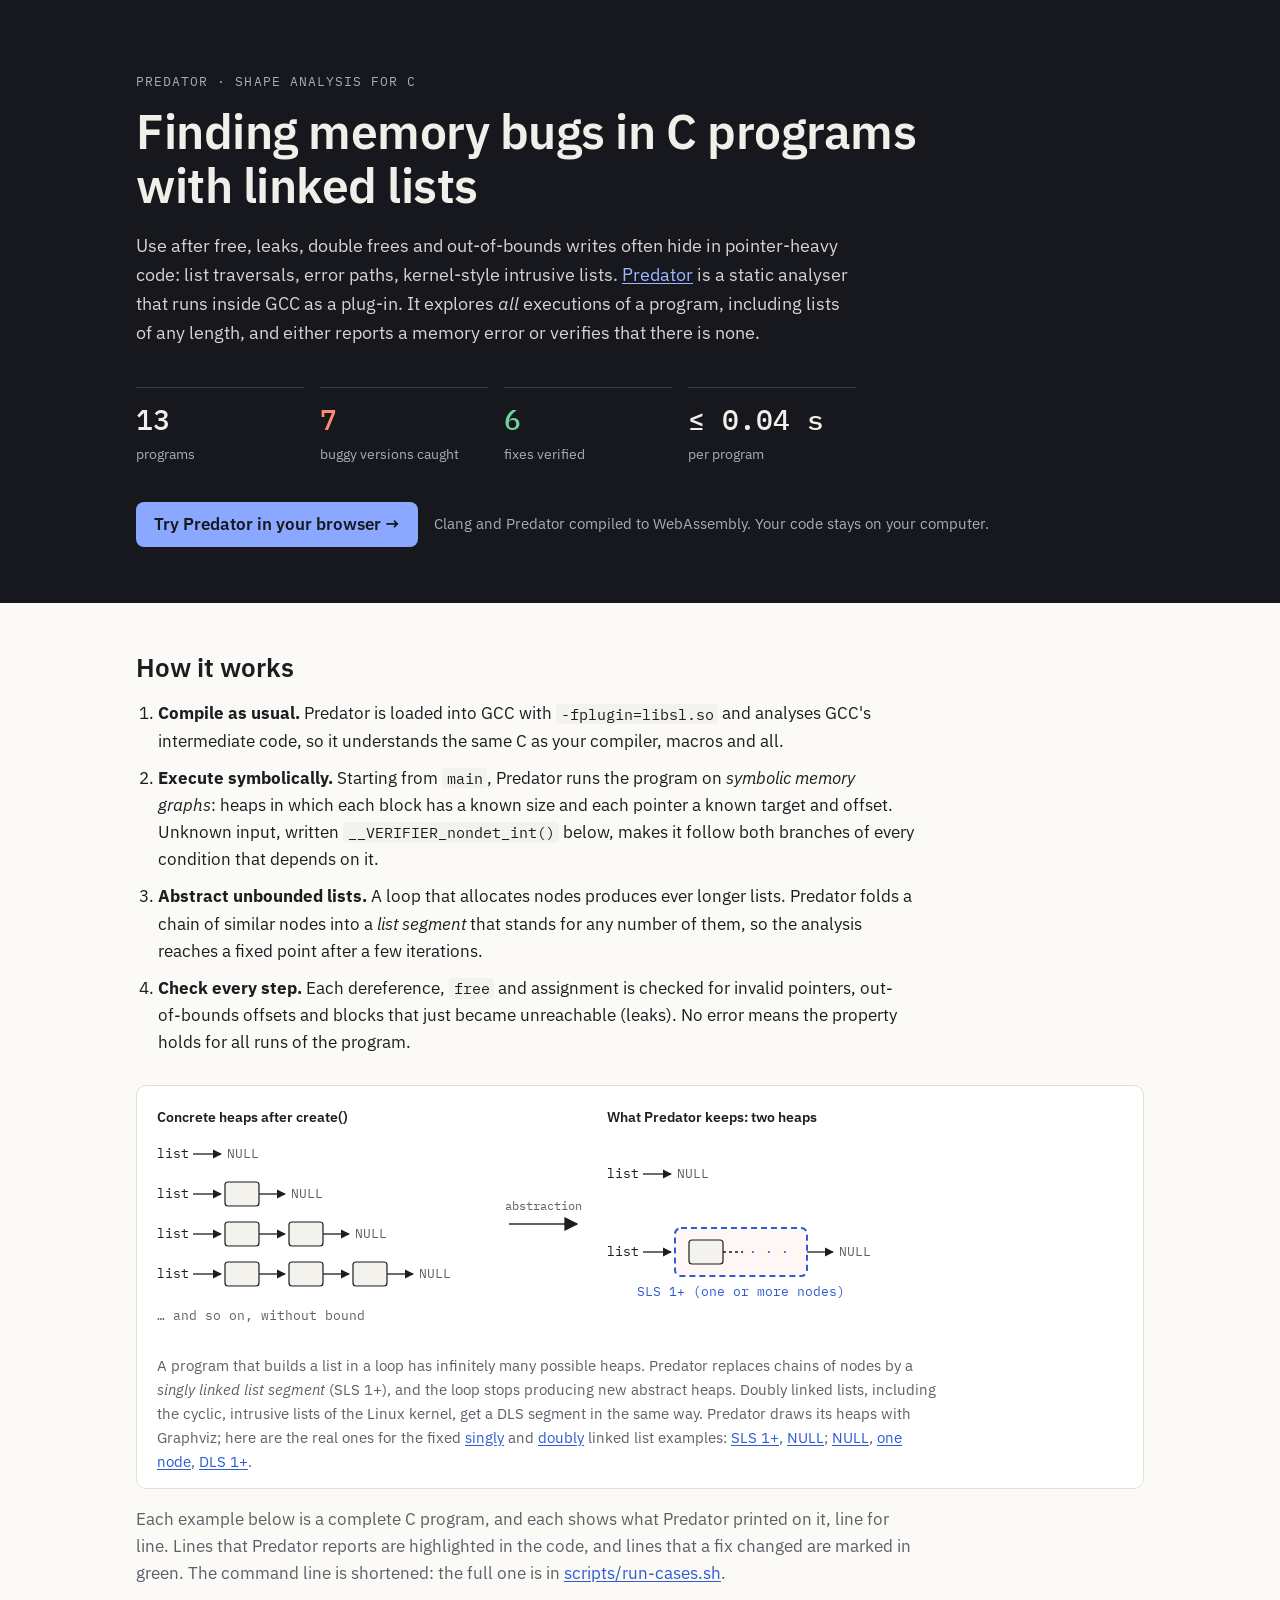
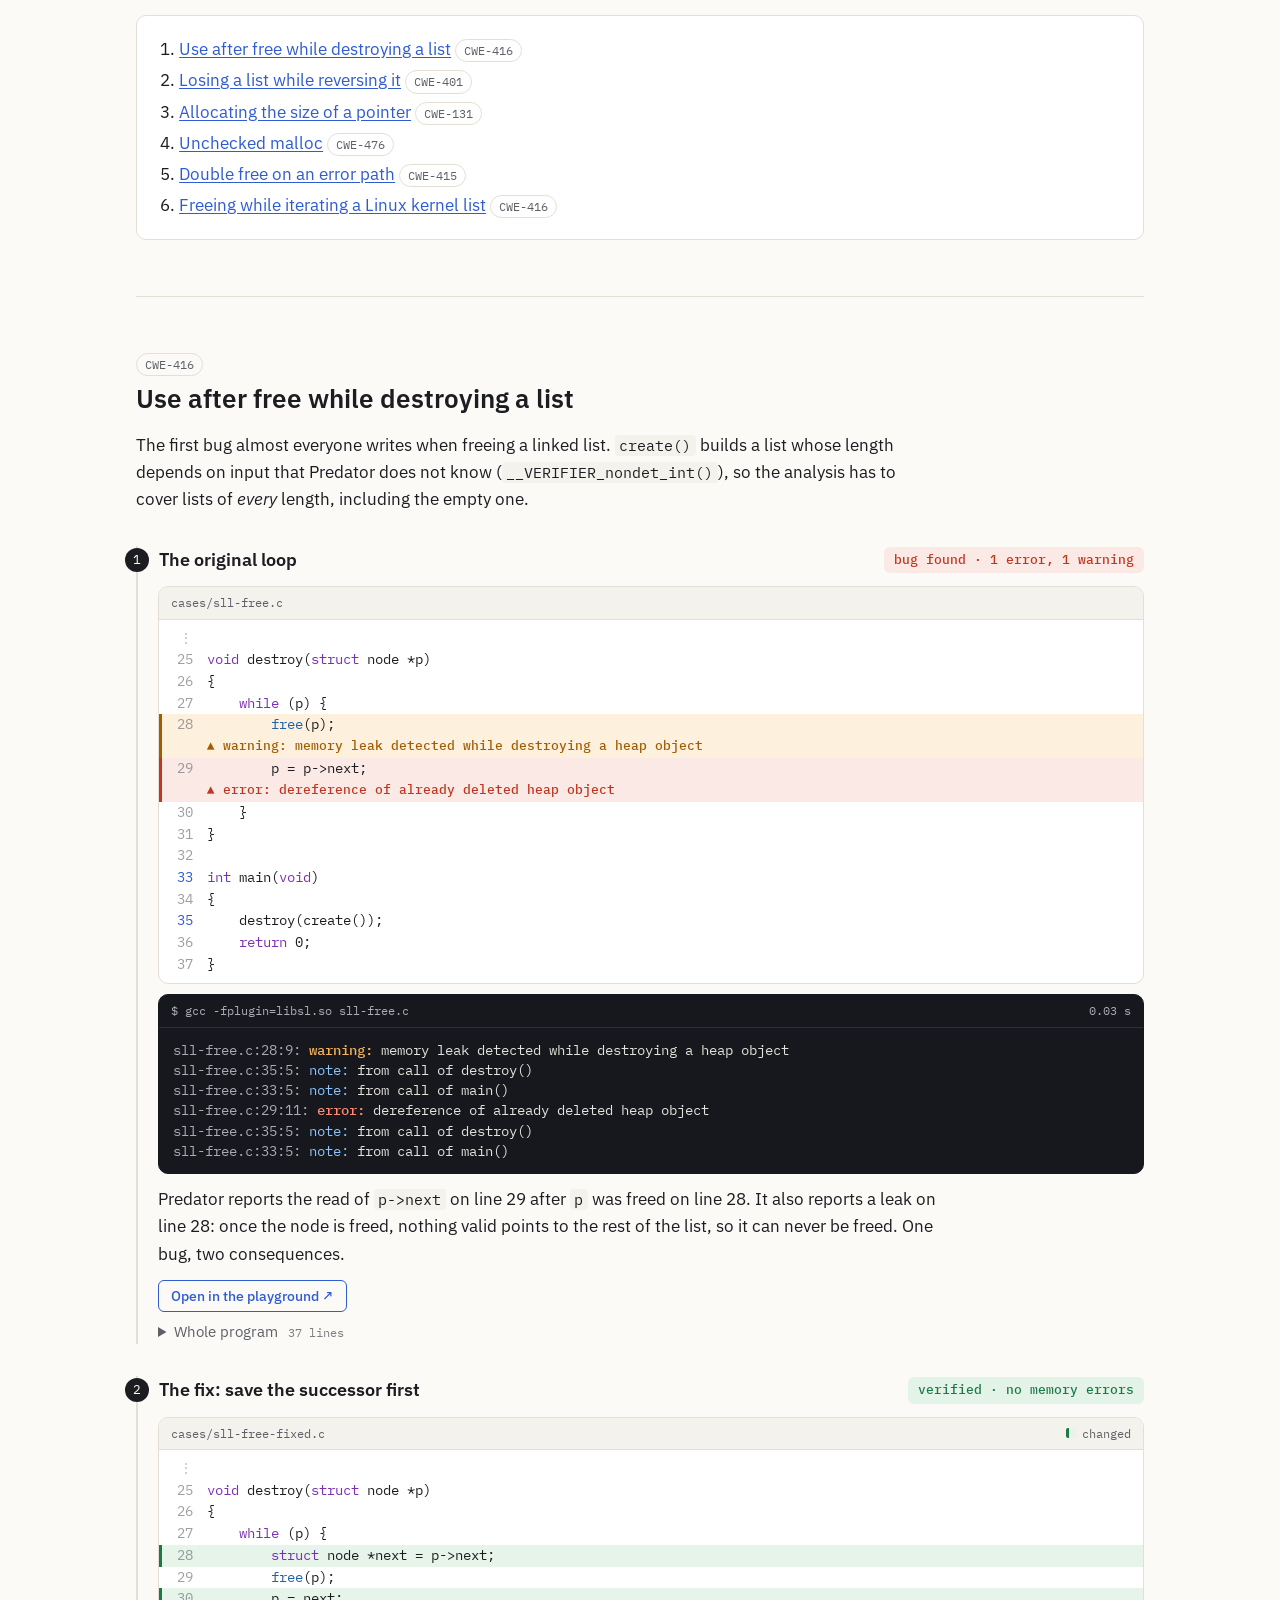
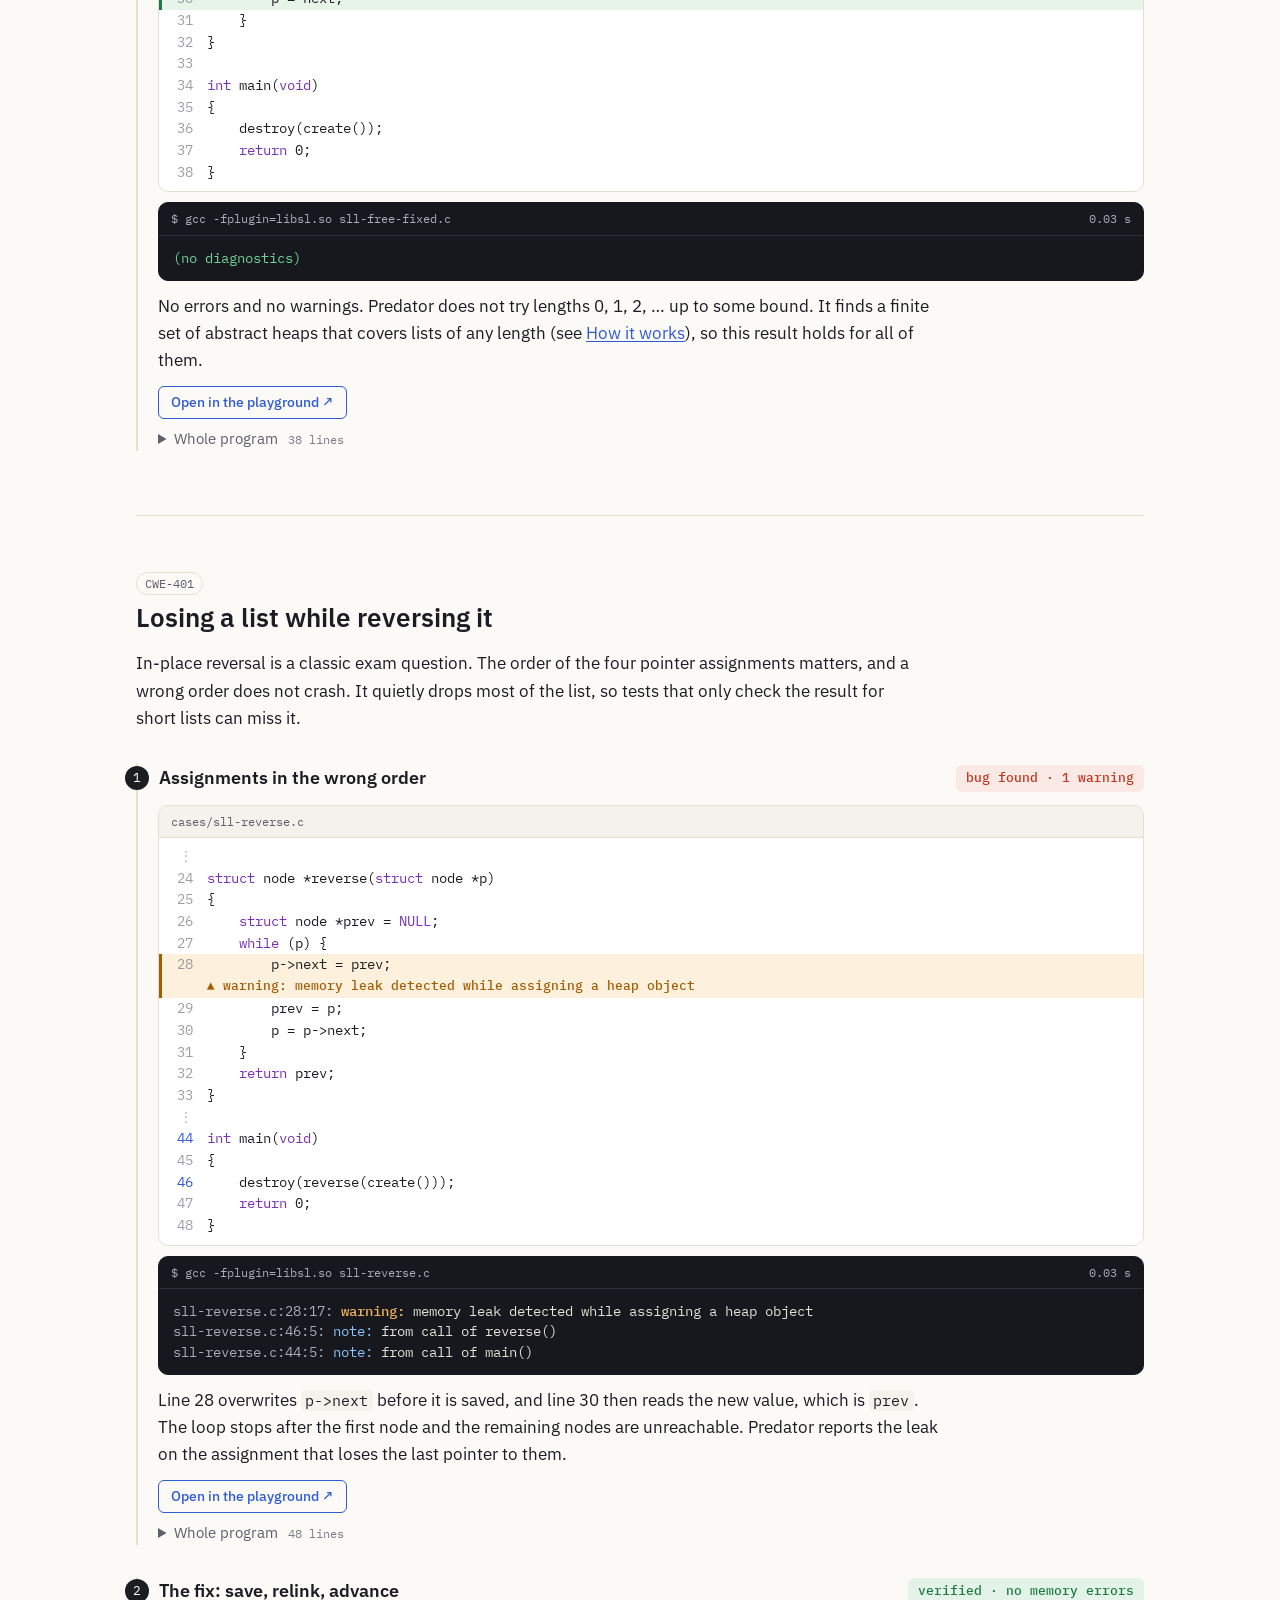
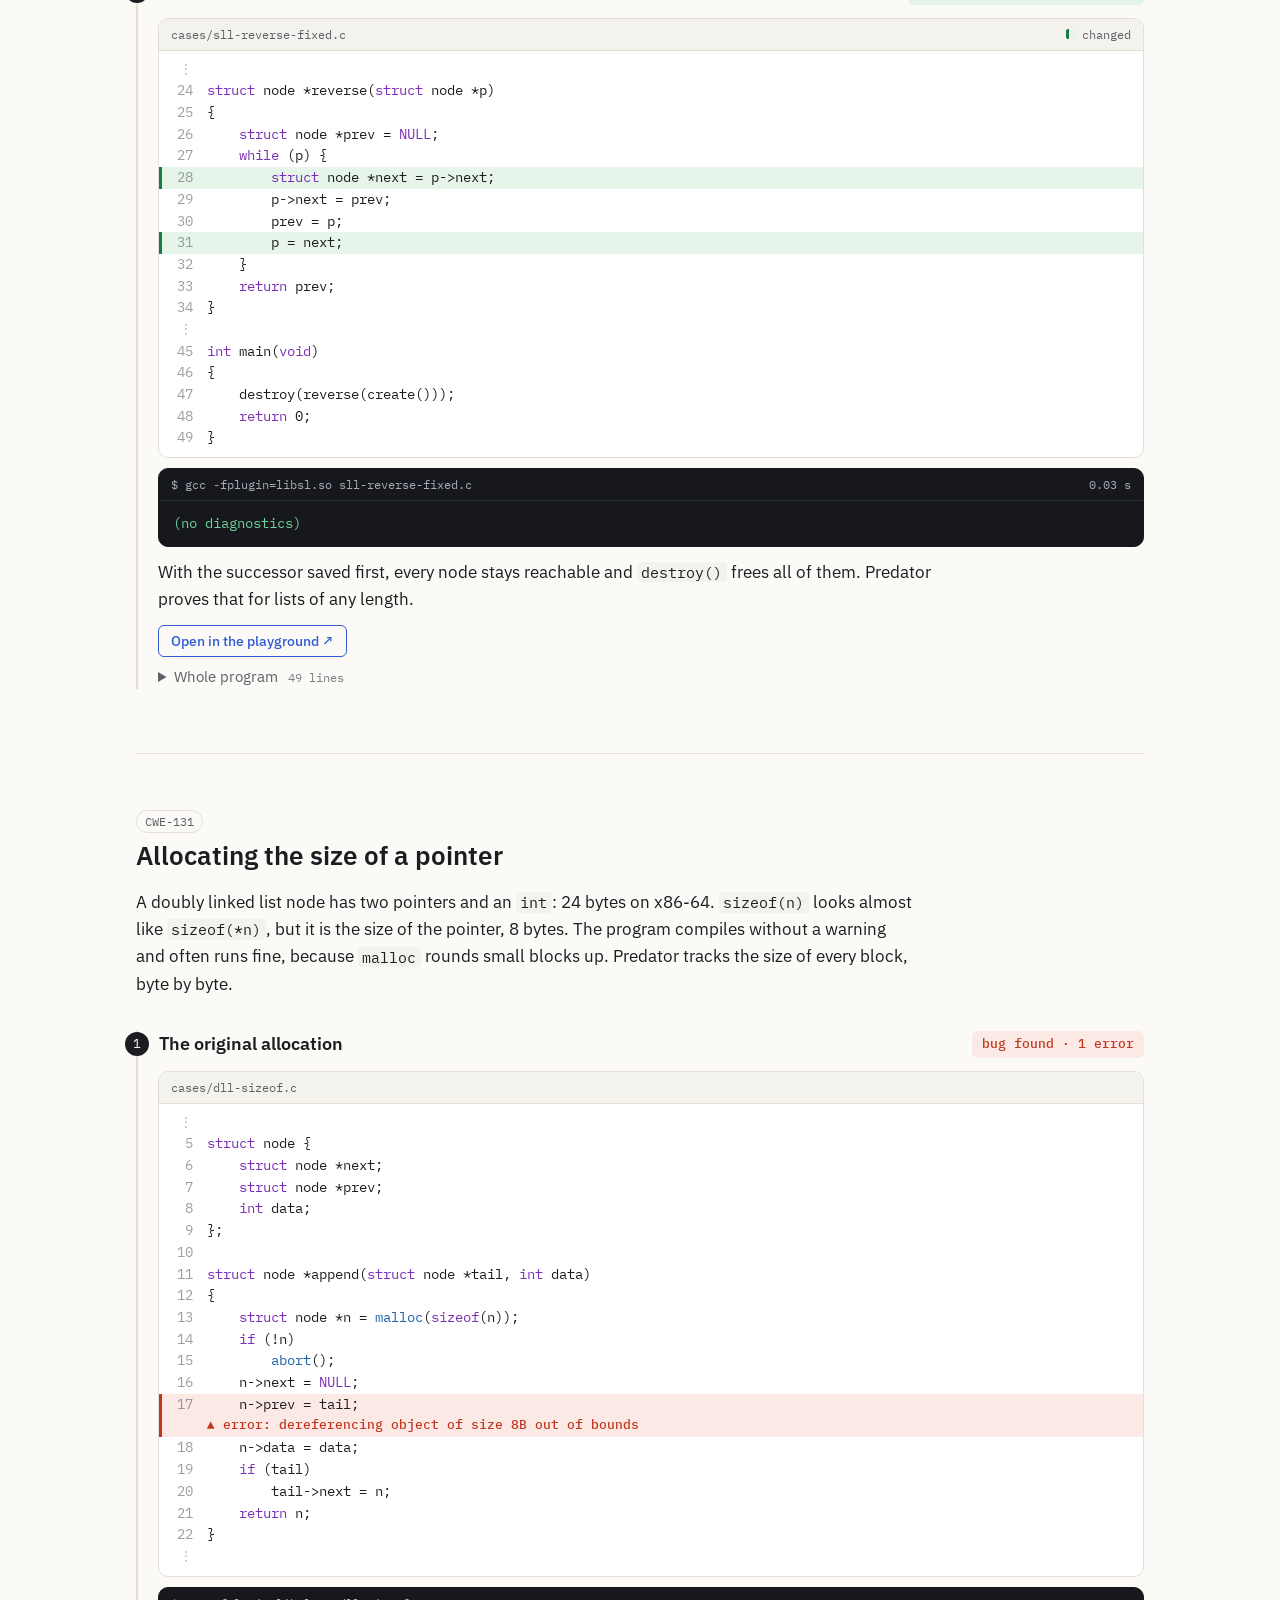
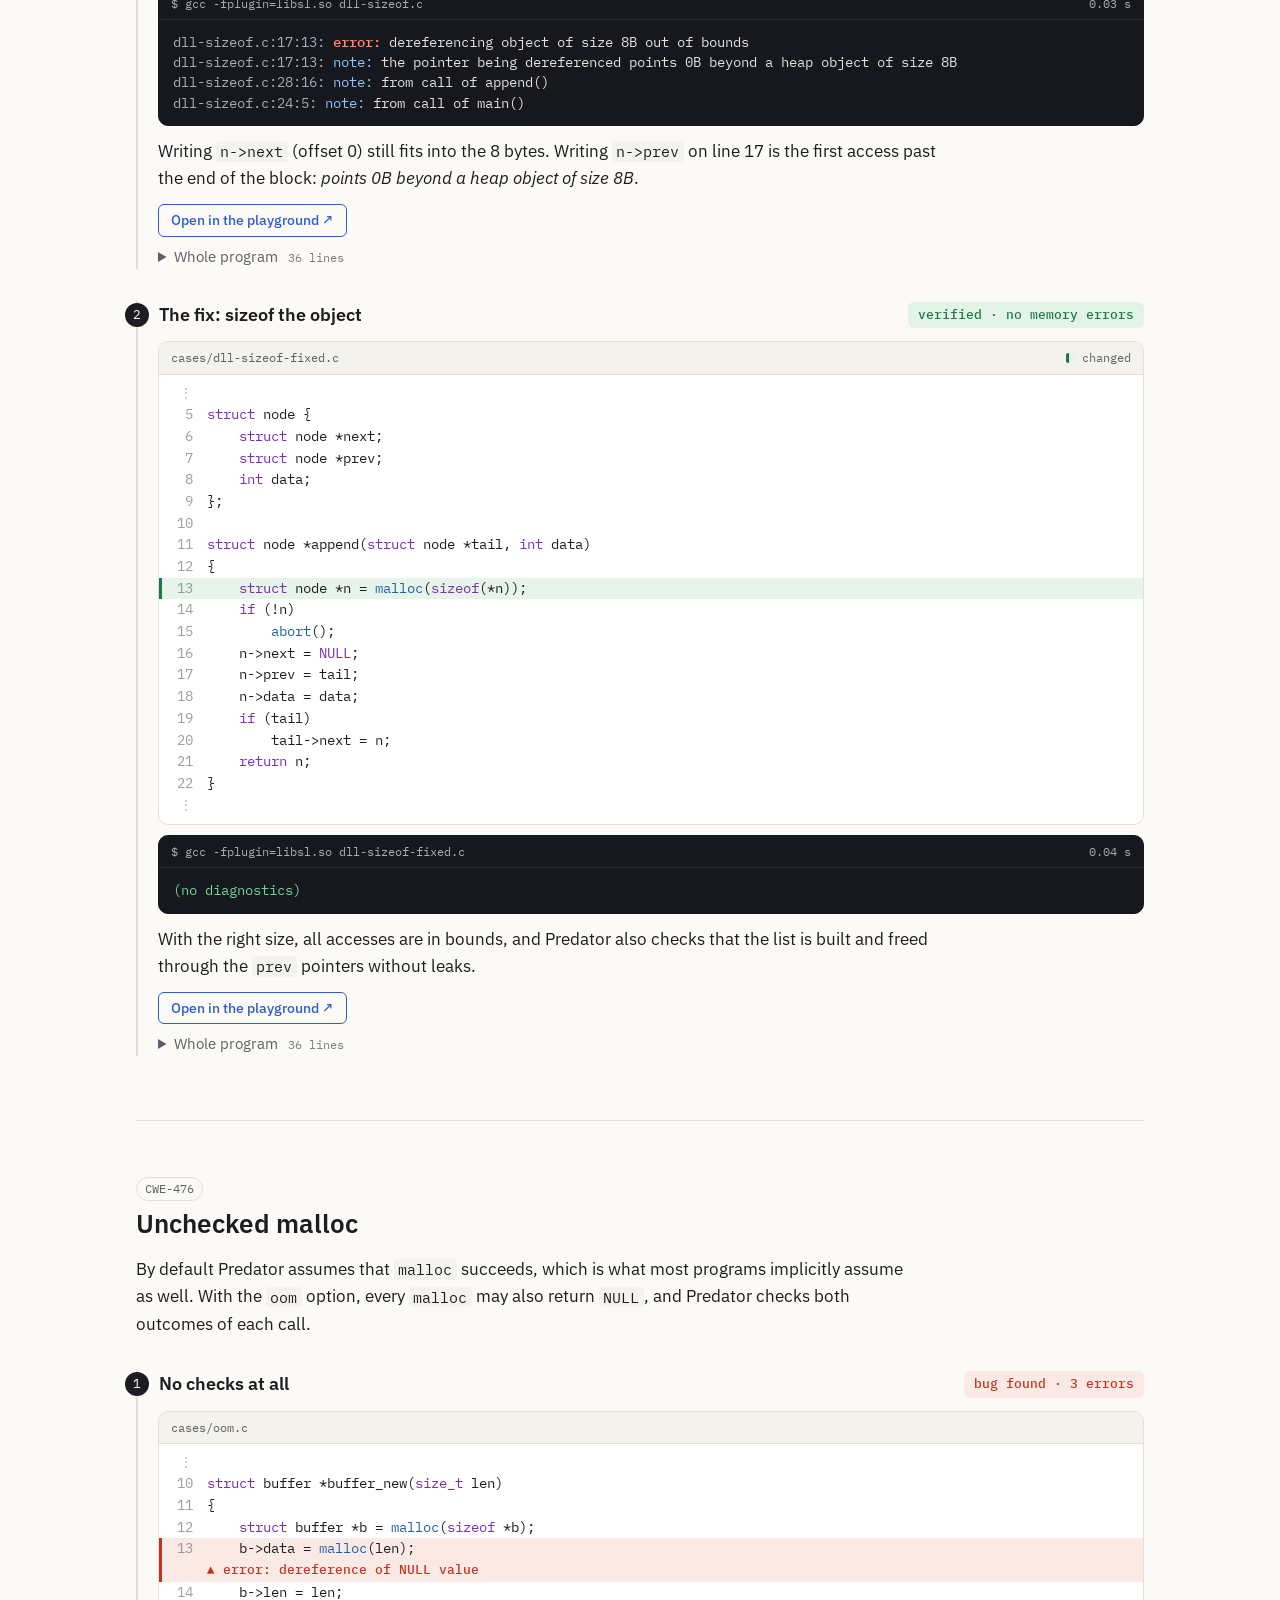
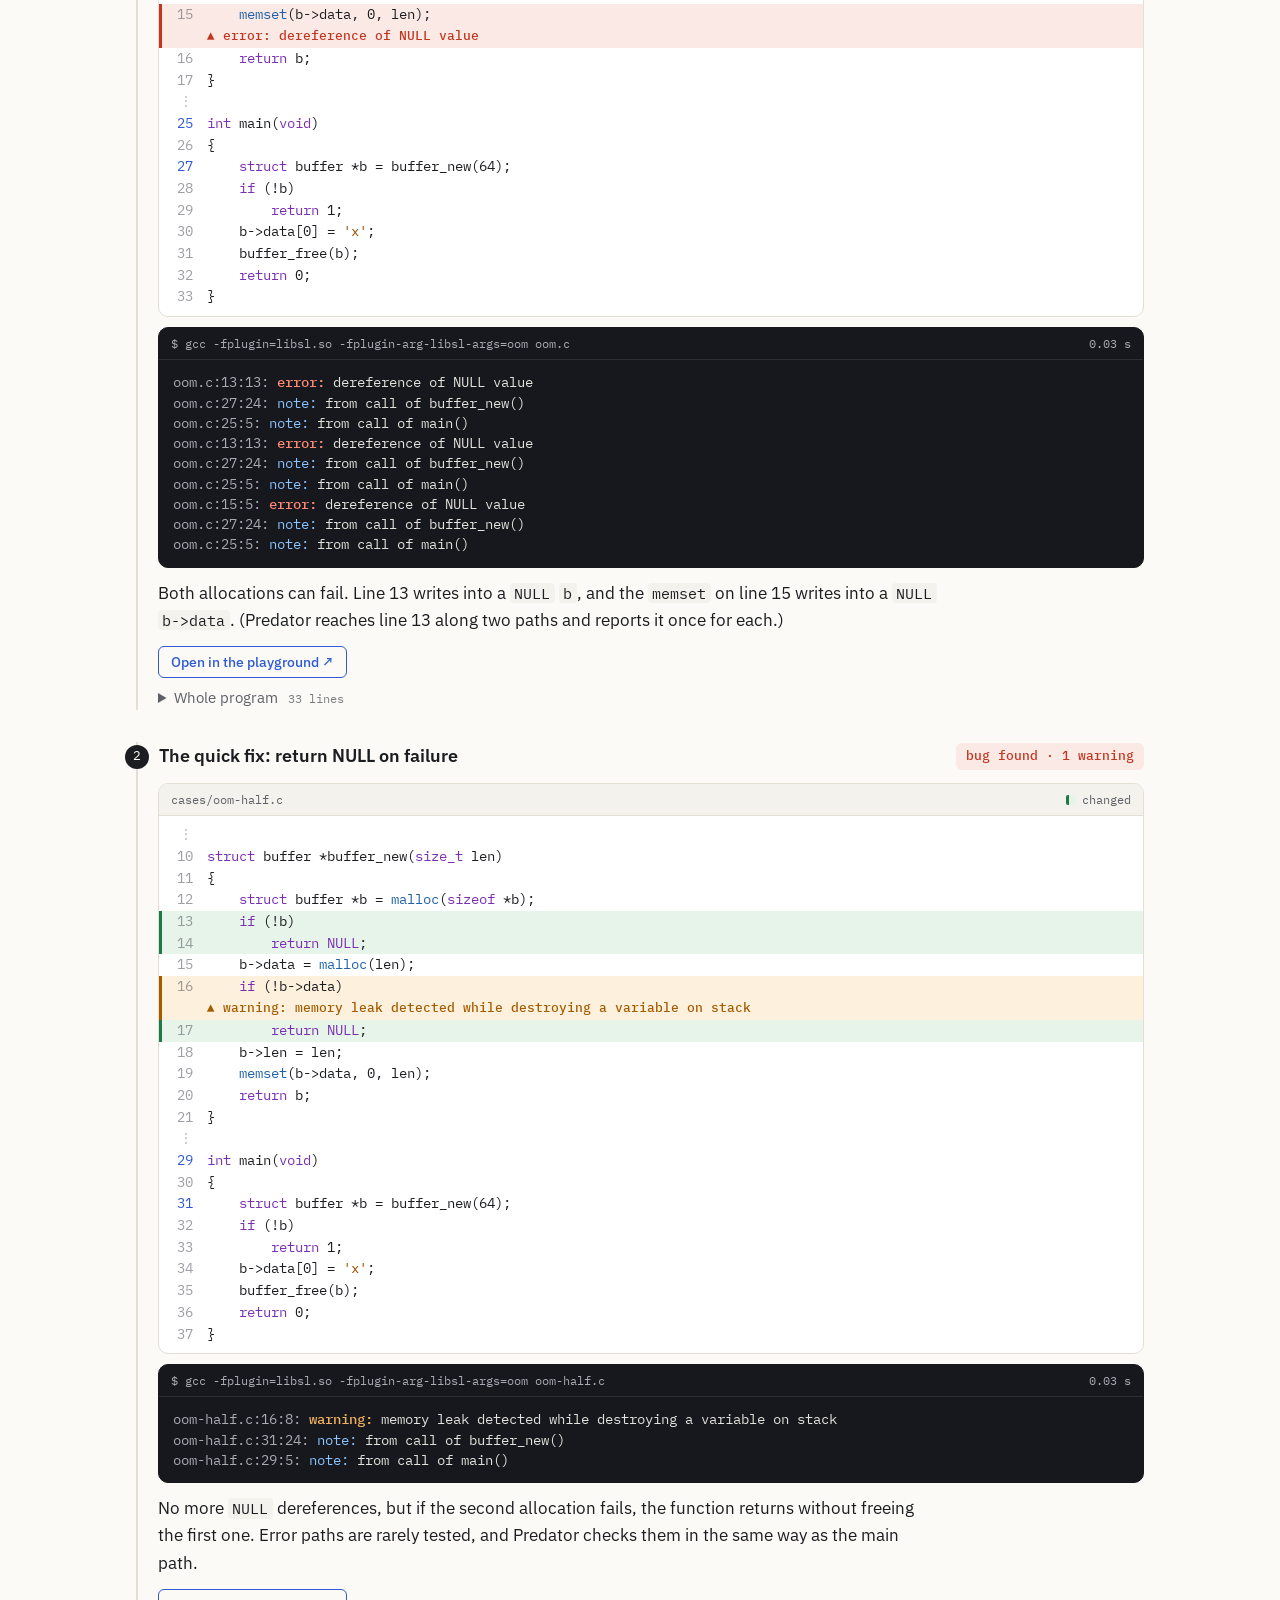
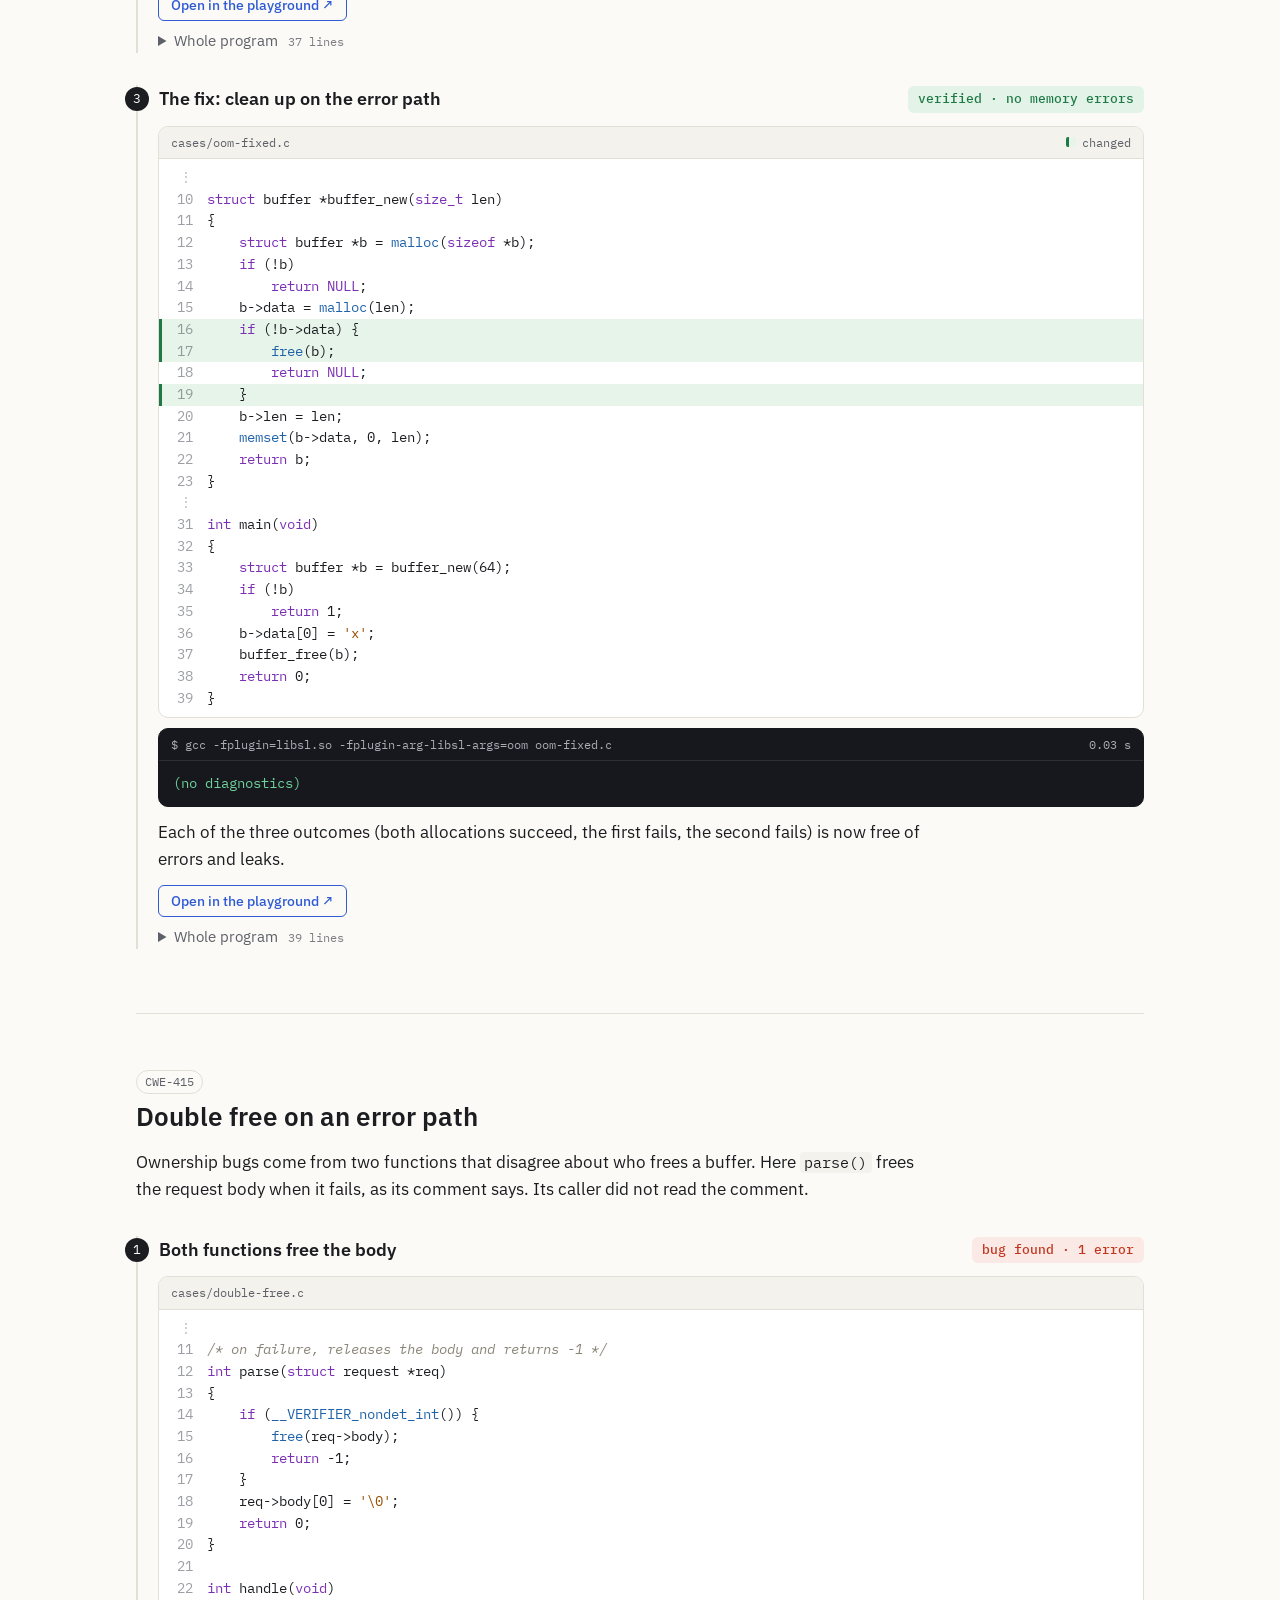
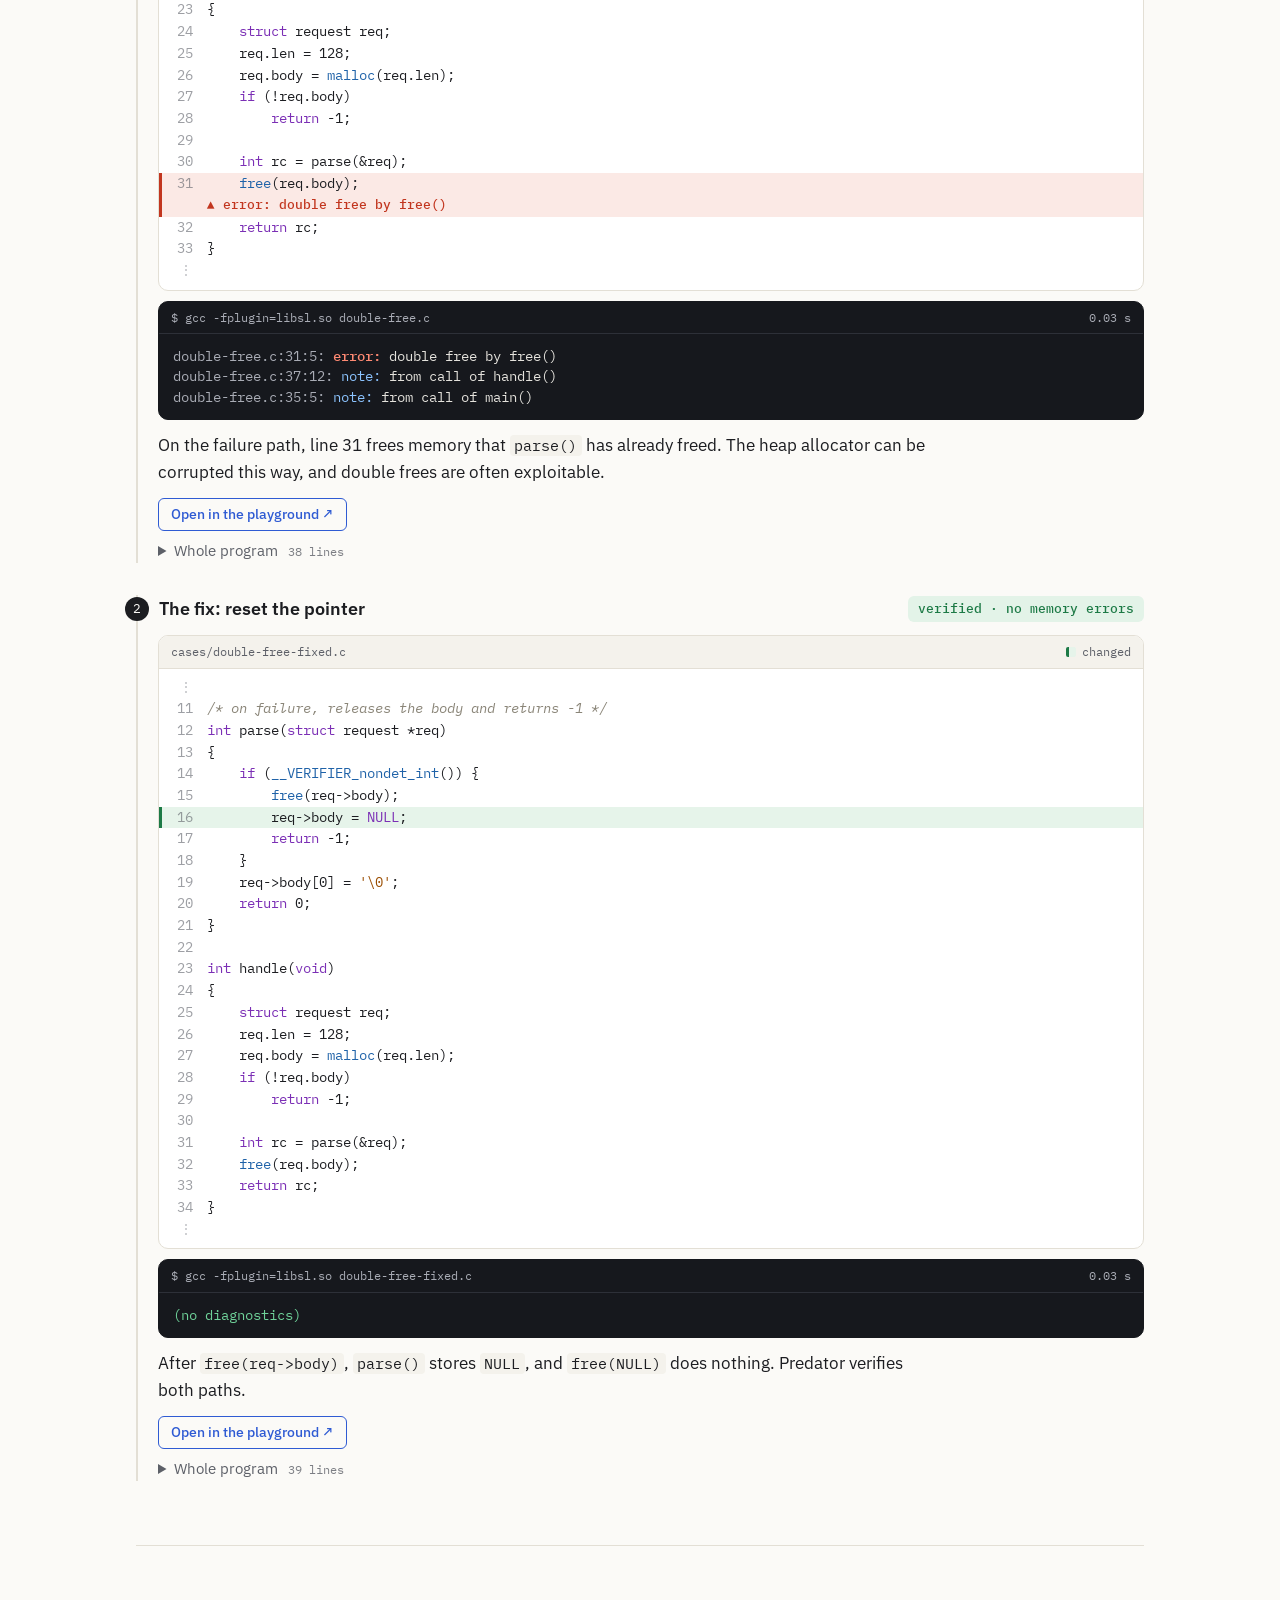
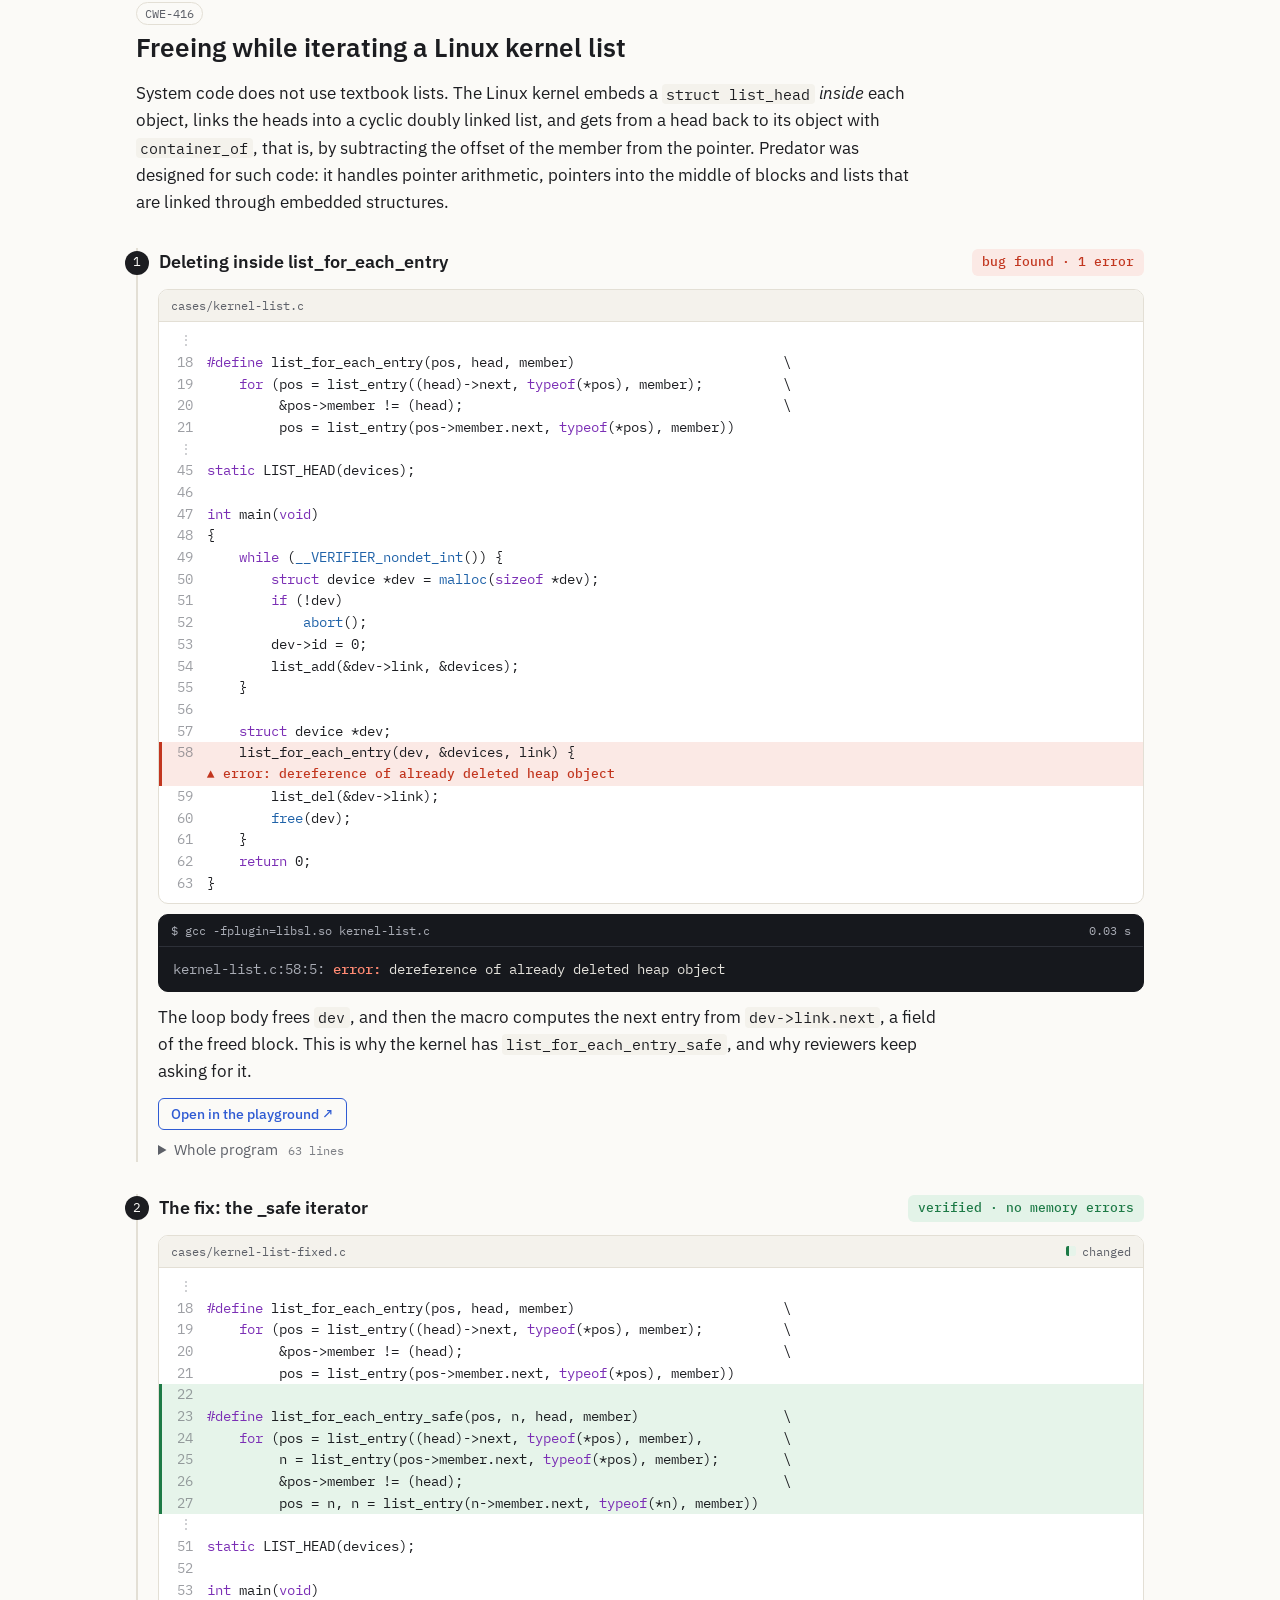
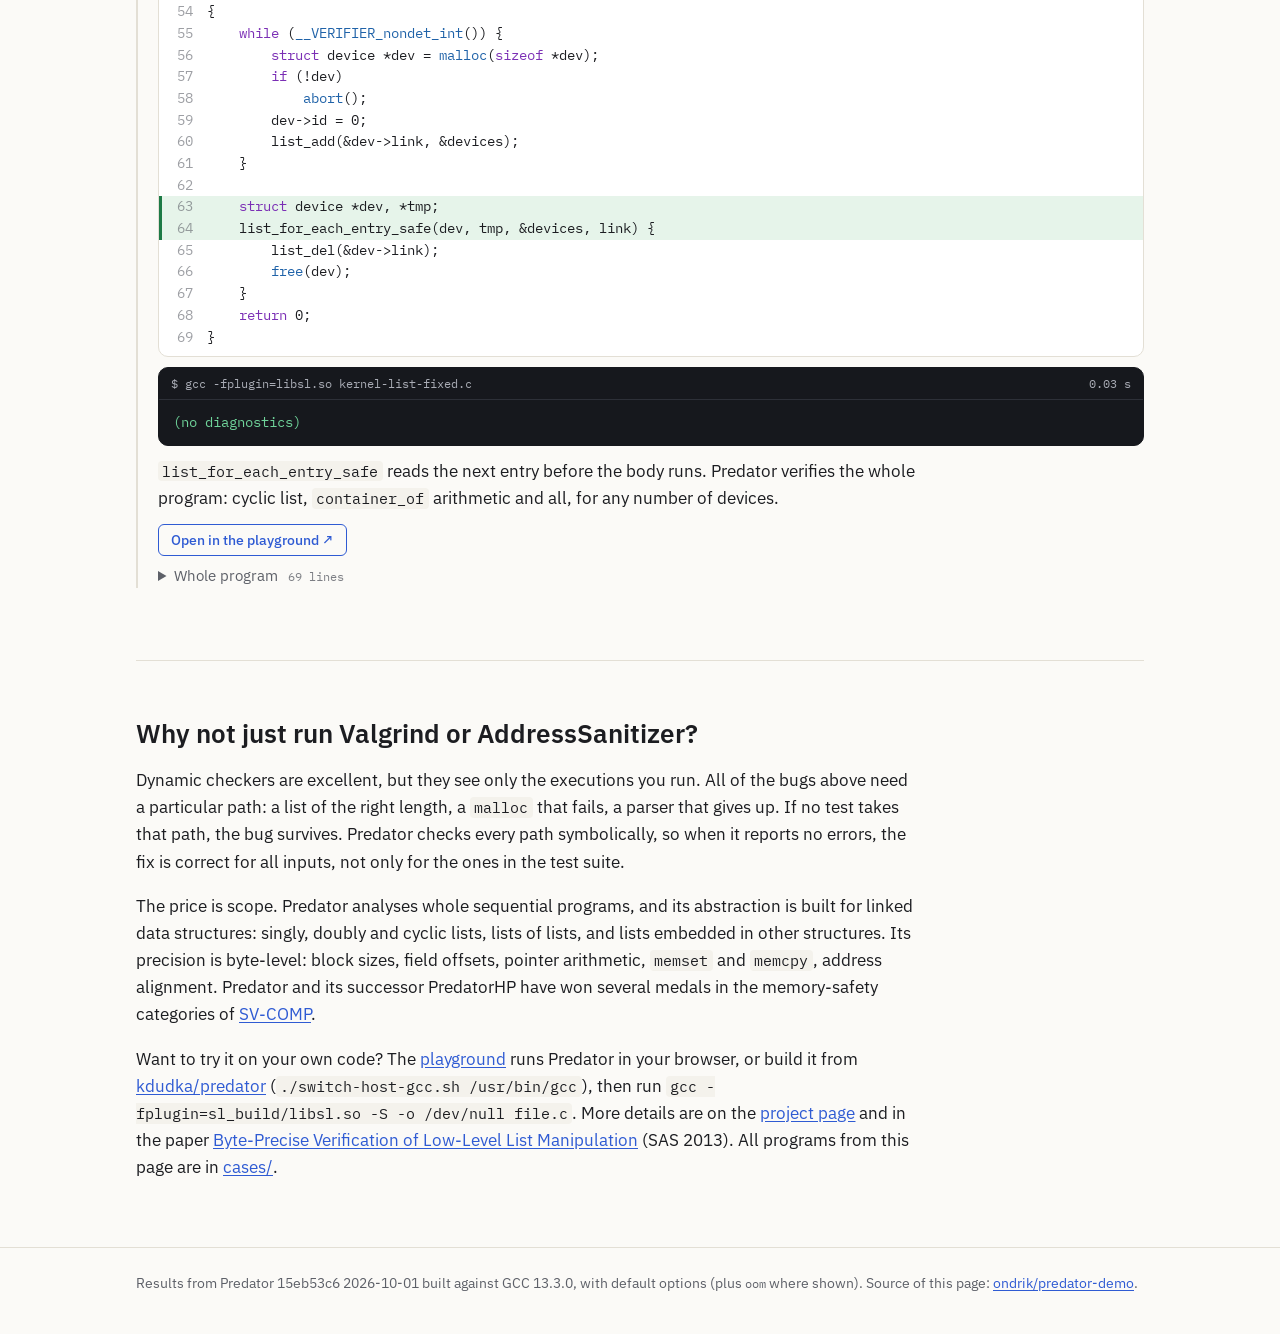
<file: index.html>
<!doctype html>
<html lang="en">
<head>
<meta charset="utf-8">
<meta name="viewport" content="width=device-width, initial-scale=1">
<title>Finding memory bugs with Predator</title>
<meta name="description" content="Six classes of memory-safety bugs in C programs with linked lists (use after free, leaks, out-of-bounds writes, NULL dereferences, double free, Linux kernel lists) found or proved absent with the Predator shape analyser.">
<link rel="preconnect" href="https://fonts.googleapis.com">
<link rel="preconnect" href="https://fonts.gstatic.com" crossorigin>
<link href="https://fonts.googleapis.com/css2?family=IBM+Plex+Sans:ital,wght@0,400;0,500;0,600;1,400&family=IBM+Plex+Mono:wght@400;500&display=swap" rel="stylesheet">
<link rel="stylesheet" href="style.css">
</head>
<body>
<header class="hero">
  <div class="wrap">
    <p class="eyebrow">Predator · shape analysis for C</p>
    <h1>Finding memory bugs in C programs<br>with linked lists</h1>
    <p class="lede">Use after free, leaks, double frees and out-of-bounds writes often hide in pointer-heavy
    code: list traversals, error paths, kernel-style intrusive lists. <a href="https://github.com/kdudka/predator">Predator</a>
    is a static analyser that runs inside GCC as a plug-in. It explores <em>all</em> executions of a program,
    including lists of any length, and either reports a memory error or verifies that there is none.</p>
    <div class="stats">
      <div><span class="big">13</span><span>programs</span></div>
      <div><span class="big bugc">7</span><span>buggy versions caught</span></div>
      <div><span class="big safec">6</span><span>fixes verified</span></div>
      <div><span class="big">≤ 0.04 s</span><span>per program</span></div>
    </div>
    <p class="cta"><a class="cta-btn" href="playground/">Try Predator in your browser →</a>
    <span>Clang and Predator compiled to WebAssembly. Your code stays on your computer.</span></p>
  </div>
</header>

<main class="wrap">
  <section class="how" id="how">
    <h2>How it works</h2>
    <ol class="flow">
      <li><b>Compile as usual.</b> Predator is loaded into GCC with <code>-fplugin=libsl.so</code> and
        analyses GCC's intermediate code, so it understands the same C as your compiler, macros and all.</li>
      <li><b>Execute symbolically.</b> Starting from <code>main</code>, Predator runs the program on
        <em>symbolic memory graphs</em>: heaps in which each block has a known size and each pointer a known
        target and offset. Unknown input, written <code>__VERIFIER_nondet_int()</code> below, makes it
        follow both branches of every condition that depends on it.</li>
      <li><b>Abstract unbounded lists.</b> A loop that allocates nodes produces ever longer lists. Predator
        folds a chain of similar nodes into a <em>list segment</em> that stands for any number of them,
        so the analysis reaches a fixed point after a few iterations.</li>
      <li><b>Check every step.</b> Each dereference, <code>free</code> and assignment is checked for
        invalid pointers, out-of-bounds offsets and blocks that just became unreachable (leaks).
        No error means the property holds for all runs of the program.</li>
    </ol>

    <figure class="abstraction">
      <div class="scroll"><svg viewBox="0 0 760 236" role="img" aria-labelledby="abs-title">
        <title id="abs-title">Infinitely many concrete lists are covered by two abstract heaps: NULL, or a segment of one or more nodes</title>
        <defs>
          <marker id="arr" viewBox="0 0 10 10" refX="9" refY="5" markerWidth="7" markerHeight="7" orient="auto-start-reverse">
            <path d="M0,0 L10,5 L0,10 z" class="fillink"/>
          </marker>
        </defs>
        <text x="0" y="16" class="hd">Concrete heaps after create()</text>
        <g class="mono">
          <text x="0" y="52">list</text><line x1="36" y1="48" x2="64" y2="48" class="edge" marker-end="url(#arr)"/><text x="70" y="52" class="mut">NULL</text>
          <text x="0" y="92">list</text><line x1="36" y1="88" x2="64" y2="88" class="edge" marker-end="url(#arr)"/>
          <rect x="68" y="76" width="34" height="24" rx="3" class="node"/><line x1="102" y1="88" x2="128" y2="88" class="edge" marker-end="url(#arr)"/><text x="134" y="92" class="mut">NULL</text>
          <text x="0" y="132">list</text><line x1="36" y1="128" x2="64" y2="128" class="edge" marker-end="url(#arr)"/>
          <rect x="68" y="116" width="34" height="24" rx="3" class="node"/><line x1="102" y1="128" x2="128" y2="128" class="edge" marker-end="url(#arr)"/>
          <rect x="132" y="116" width="34" height="24" rx="3" class="node"/><line x1="166" y1="128" x2="192" y2="128" class="edge" marker-end="url(#arr)"/><text x="198" y="132" class="mut">NULL</text>
          <text x="0" y="172">list</text><line x1="36" y1="168" x2="64" y2="168" class="edge" marker-end="url(#arr)"/>
          <rect x="68" y="156" width="34" height="24" rx="3" class="node"/><line x1="102" y1="168" x2="128" y2="168" class="edge" marker-end="url(#arr)"/>
          <rect x="132" y="156" width="34" height="24" rx="3" class="node"/><line x1="166" y1="168" x2="192" y2="168" class="edge" marker-end="url(#arr)"/>
          <rect x="196" y="156" width="34" height="24" rx="3" class="node"/><line x1="230" y1="168" x2="256" y2="168" class="edge" marker-end="url(#arr)"/><text x="262" y="172" class="mut">NULL</text>
          <text x="0" y="214" class="mut">… and so on, without bound</text>
        </g>
        <path d="M352 118 L 420 118" class="big-arrow" marker-end="url(#arr)"/>
        <text x="386" y="104" class="cap" text-anchor="middle">abstraction</text>
        <text x="450" y="16" class="hd">What Predator keeps: two heaps</text>
        <g class="mono">
          <text x="450" y="72">list</text><line x1="486" y1="68" x2="514" y2="68" class="edge" marker-end="url(#arr)"/><text x="520" y="72" class="mut">NULL</text>
          <text x="450" y="150">list</text><line x1="486" y1="146" x2="514" y2="146" class="edge" marker-end="url(#arr)"/>
          <rect x="518" y="122" width="132" height="48" rx="6" class="seg"/>
          <rect x="532" y="134" width="34" height="24" rx="3" class="node"/>
          <line x1="566" y1="146" x2="586" y2="146" class="edge dashed"/>
          <text x="592" y="150" class="segtxt">· · ·</text>
          <line x1="650" y1="146" x2="676" y2="146" class="edge" marker-end="url(#arr)"/><text x="682" y="150" class="mut">NULL</text>
          <text x="584" y="190" class="segtxt" text-anchor="middle">SLS 1+  (one or more nodes)</text>
        </g>
      </svg></div>
      <figcaption>A program that builds a list in a loop has infinitely many possible heaps. Predator
      replaces chains of nodes by a <i>singly linked list segment</i> (SLS 1+), and the loop stops
      producing new abstract heaps. Doubly linked lists, including the cyclic, intrusive lists of the
      Linux kernel, get a DLS segment in the same way. Predator draws its heaps with Graphviz; here are the
      real ones for the fixed <a href="heaps/sll.c">singly</a> and <a href="heaps/dll.c">doubly</a>
      linked list examples:
      <a href="heaps/sll-0000.svg">SLS 1+</a>, <a href="heaps/sll-0001.svg">NULL</a>;
      <a href="heaps/dll-0000.svg">NULL</a>, <a href="heaps/dll-0001.svg">one node</a>,
      <a href="heaps/dll-0002.svg">DLS 1+</a>.</figcaption>
    </figure>

    <p class="note">Each example below is a complete C program, and each shows what Predator printed
    on it, line for line. Lines that Predator reports are highlighted in the code, and lines that a fix
    changed are marked in green. The command line is shortened: the full one is in
    <a href="https://github.com/ondrik/predator-demo/blob/master/scripts/run-cases.sh">scripts/run-cases.sh</a>.</p>
    <nav class="toc">
      <ol>
<li><a href="#use-after-free">Use after free while destroying a list</a> <span class="cwe">CWE-416</span></li>
<li><a href="#leak">Losing a list while reversing it</a> <span class="cwe">CWE-401</span></li>
<li><a href="#out-of-bounds">Allocating the size of a pointer</a> <span class="cwe">CWE-131</span></li>
<li><a href="#null">Unchecked malloc</a> <span class="cwe">CWE-476</span></li>
<li><a href="#double-free">Double free on an error path</a> <span class="cwe">CWE-415</span></li>
<li><a href="#kernel-list">Freeing while iterating a Linux kernel list</a> <span class="cwe">CWE-416</span></li>
      </ol>
    </nav>
  </section>

  <section class="story" id="use-after-free">
    <div class="story-head">
      <span class="cwe">CWE-416</span>
      <h2><a href="#use-after-free">Use after free while destroying a list</a></h2>
    </div>
    <p class="intro">The first bug almost everyone writes when freeing a linked list. <code>create()</code>
builds a list whose length depends on input that Predator does not know
(<code>__VERIFIER_nondet_int()</code>), so the analysis has to cover lists of <em>every</em> length,
including the empty one.</p>
    
    <div class="step">
      <div class="step-head"><span class="num">1</span><h3>The original loop</h3><span class="verdict bug">bug found · 1 error, 1 warning</span></div>
      <div class="pane">
        <div class="pane-label"><span>cases/sll-free.c</span></div>
        <div class="code"><div class="ln gap"><span class="no">⋮</span><span class="tx"></span></div><div class="ln"><span class="no">25</span><span class="tx"><span class="k">void</span> destroy(<span class="k">struct</span> node *p)</span></div><div class="ln"><span class="no">26</span><span class="tx">{</span></div><div class="ln"><span class="no">27</span><span class="tx">    <span class="k">while</span> (p) {</span></div><div class="ln warn"><span class="no">28</span><span class="tx">        <span class="f">free</span>(p);</span></div><div class="callout warning"><span class="no"></span><span class="tx">▲ warning: memory leak detected while destroying a heap object</span></div><div class="ln err"><span class="no">29</span><span class="tx">        p = p-&gt;next;</span></div><div class="callout error"><span class="no"></span><span class="tx">▲ error: dereference of already deleted heap object</span></div><div class="ln"><span class="no">30</span><span class="tx">    }</span></div><div class="ln"><span class="no">31</span><span class="tx">}</span></div><div class="ln"><span class="no">32</span><span class="tx"> </span></div><div class="ln noteline"><span class="no">33</span><span class="tx"><span class="k">int</span> main(<span class="k">void</span>)</span></div><div class="ln"><span class="no">34</span><span class="tx">{</span></div><div class="ln noteline"><span class="no">35</span><span class="tx">    destroy(create());</span></div><div class="ln"><span class="no">36</span><span class="tx">    <span class="k">return</span> 0;</span></div><div class="ln"><span class="no">37</span><span class="tx">}</span></div></div>
      </div>
      <div class="pane out">
        <div class="pane-label"><span>$ gcc -fplugin=libsl.so sll-free.c</span><span>0.03 s</span></div>
        <pre class="term"><span class="loc">sll-free.c:28:9: </span><span class="warning">warning:</span> memory leak detected while destroying a heap object
<span class="loc">sll-free.c:35:5: </span><span class="note">note:</span> from call of destroy()
<span class="loc">sll-free.c:33:5: </span><span class="note">note:</span> from call of main()
<span class="loc">sll-free.c:29:11: </span><span class="error">error:</span> dereference of already deleted heap object
<span class="loc">sll-free.c:35:5: </span><span class="note">note:</span> from call of destroy()
<span class="loc">sll-free.c:33:5: </span><span class="note">note:</span> from call of main()</pre>
      </div>
      <p class="after">Predator reports the read of <code>p-&gt;next</code> on line 29 after
<code>p</code> was freed on line 28. It also reports a leak on line 28: once the node is freed,
nothing valid points to the rest of the list, so it can never be freed. One bug, two
consequences.</p>
      <a class="run" href="playground/#example=sll-free">Open in the playground ↗</a>
      <details>
        <summary>Whole program <span class="file">37 lines</span></summary>
        <pre class="full"><code><span class="k">#include</span> &lt;stdlib.h&gt;

<span class="k">extern</span> <span class="k">int</span> <span class="f">__VERIFIER_nondet_int</span>(<span class="k">void</span>);

<span class="k">struct</span> node {
    <span class="k">struct</span> node *next;
    <span class="k">int</span> data;
};

<span class="c">/* build a list of unknown length */</span>
<span class="k">struct</span> node *create(<span class="k">void</span>)
{
    <span class="k">struct</span> node *head = <span class="k">NULL</span>;
    <span class="k">while</span> (<span class="f">__VERIFIER_nondet_int</span>()) {
        <span class="k">struct</span> node *n = <span class="f">malloc</span>(<span class="k">sizeof</span> *n);
        <span class="k">if</span> (!n)
            <span class="f">abort</span>();
        n-&gt;next = head;
        n-&gt;data = 0;
        head = n;
    }
    <span class="k">return</span> head;
}

<span class="k">void</span> destroy(<span class="k">struct</span> node *p)
{
    <span class="k">while</span> (p) {
        <span class="f">free</span>(p);
        p = p-&gt;next;
    }
}

<span class="k">int</span> main(<span class="k">void</span>)
{
    destroy(create());
    <span class="k">return</span> 0;
}
</code></pre>
      </details>
    </div>
    <div class="step">
      <div class="step-head"><span class="num">2</span><h3>The fix: save the successor first</h3><span class="verdict safe">verified · no memory errors</span></div>
      <div class="pane">
        <div class="pane-label"><span>cases/sll-free-fixed.c</span><span class="legend"><i class="add-key"></i>changed</span></div>
        <div class="code"><div class="ln gap"><span class="no">⋮</span><span class="tx"></span></div><div class="ln"><span class="no">25</span><span class="tx"><span class="k">void</span> destroy(<span class="k">struct</span> node *p)</span></div><div class="ln"><span class="no">26</span><span class="tx">{</span></div><div class="ln"><span class="no">27</span><span class="tx">    <span class="k">while</span> (p) {</span></div><div class="ln add"><span class="no">28</span><span class="tx">        <span class="k">struct</span> node *next = p-&gt;next;</span></div><div class="ln"><span class="no">29</span><span class="tx">        <span class="f">free</span>(p);</span></div><div class="ln add"><span class="no">30</span><span class="tx">        p = next;</span></div><div class="ln"><span class="no">31</span><span class="tx">    }</span></div><div class="ln"><span class="no">32</span><span class="tx">}</span></div><div class="ln"><span class="no">33</span><span class="tx"> </span></div><div class="ln"><span class="no">34</span><span class="tx"><span class="k">int</span> main(<span class="k">void</span>)</span></div><div class="ln"><span class="no">35</span><span class="tx">{</span></div><div class="ln"><span class="no">36</span><span class="tx">    destroy(create());</span></div><div class="ln"><span class="no">37</span><span class="tx">    <span class="k">return</span> 0;</span></div><div class="ln"><span class="no">38</span><span class="tx">}</span></div></div>
      </div>
      <div class="pane out">
        <div class="pane-label"><span>$ gcc -fplugin=libsl.so sll-free-fixed.c</span><span>0.03 s</span></div>
        <pre class="term"><span class="quiet">(no diagnostics)</span></pre>
      </div>
      <p class="after">No errors and no warnings. Predator does not try lengths 0, 1, 2, …
up to some bound. It finds a finite set of abstract heaps that covers lists of any length
(see <a href="#how">How it works</a>), so this result holds for all of them.</p>
      <a class="run" href="playground/#example=sll-free-fixed">Open in the playground ↗</a>
      <details>
        <summary>Whole program <span class="file">38 lines</span></summary>
        <pre class="full"><code><span class="k">#include</span> &lt;stdlib.h&gt;

<span class="k">extern</span> <span class="k">int</span> <span class="f">__VERIFIER_nondet_int</span>(<span class="k">void</span>);

<span class="k">struct</span> node {
    <span class="k">struct</span> node *next;
    <span class="k">int</span> data;
};

<span class="c">/* build a list of unknown length */</span>
<span class="k">struct</span> node *create(<span class="k">void</span>)
{
    <span class="k">struct</span> node *head = <span class="k">NULL</span>;
    <span class="k">while</span> (<span class="f">__VERIFIER_nondet_int</span>()) {
        <span class="k">struct</span> node *n = <span class="f">malloc</span>(<span class="k">sizeof</span> *n);
        <span class="k">if</span> (!n)
            <span class="f">abort</span>();
        n-&gt;next = head;
        n-&gt;data = 0;
        head = n;
    }
    <span class="k">return</span> head;
}

<span class="k">void</span> destroy(<span class="k">struct</span> node *p)
{
    <span class="k">while</span> (p) {
        <span class="k">struct</span> node *next = p-&gt;next;
        <span class="f">free</span>(p);
        p = next;
    }
}

<span class="k">int</span> main(<span class="k">void</span>)
{
    destroy(create());
    <span class="k">return</span> 0;
}
</code></pre>
      </details>
    </div>
  </section>

  <section class="story" id="leak">
    <div class="story-head">
      <span class="cwe">CWE-401</span>
      <h2><a href="#leak">Losing a list while reversing it</a></h2>
    </div>
    <p class="intro">In-place reversal is a classic exam question. The order of the four pointer
assignments matters, and a wrong order does not crash. It quietly drops most of the list,
so tests that only check the result for short lists can miss it.</p>
    
    <div class="step">
      <div class="step-head"><span class="num">1</span><h3>Assignments in the wrong order</h3><span class="verdict bug">bug found · 1 warning</span></div>
      <div class="pane">
        <div class="pane-label"><span>cases/sll-reverse.c</span></div>
        <div class="code"><div class="ln gap"><span class="no">⋮</span><span class="tx"></span></div><div class="ln"><span class="no">24</span><span class="tx"><span class="k">struct</span> node *reverse(<span class="k">struct</span> node *p)</span></div><div class="ln"><span class="no">25</span><span class="tx">{</span></div><div class="ln"><span class="no">26</span><span class="tx">    <span class="k">struct</span> node *prev = <span class="k">NULL</span>;</span></div><div class="ln"><span class="no">27</span><span class="tx">    <span class="k">while</span> (p) {</span></div><div class="ln warn"><span class="no">28</span><span class="tx">        p-&gt;next = prev;</span></div><div class="callout warning"><span class="no"></span><span class="tx">▲ warning: memory leak detected while assigning a heap object</span></div><div class="ln"><span class="no">29</span><span class="tx">        prev = p;</span></div><div class="ln"><span class="no">30</span><span class="tx">        p = p-&gt;next;</span></div><div class="ln"><span class="no">31</span><span class="tx">    }</span></div><div class="ln"><span class="no">32</span><span class="tx">    <span class="k">return</span> prev;</span></div><div class="ln"><span class="no">33</span><span class="tx">}</span></div><div class="ln gap"><span class="no">⋮</span><span class="tx"></span></div><div class="ln noteline"><span class="no">44</span><span class="tx"><span class="k">int</span> main(<span class="k">void</span>)</span></div><div class="ln"><span class="no">45</span><span class="tx">{</span></div><div class="ln noteline"><span class="no">46</span><span class="tx">    destroy(reverse(create()));</span></div><div class="ln"><span class="no">47</span><span class="tx">    <span class="k">return</span> 0;</span></div><div class="ln"><span class="no">48</span><span class="tx">}</span></div></div>
      </div>
      <div class="pane out">
        <div class="pane-label"><span>$ gcc -fplugin=libsl.so sll-reverse.c</span><span>0.03 s</span></div>
        <pre class="term"><span class="loc">sll-reverse.c:28:17: </span><span class="warning">warning:</span> memory leak detected while assigning a heap object
<span class="loc">sll-reverse.c:46:5: </span><span class="note">note:</span> from call of reverse()
<span class="loc">sll-reverse.c:44:5: </span><span class="note">note:</span> from call of main()</pre>
      </div>
      <p class="after">Line 28 overwrites <code>p-&gt;next</code> before it is saved, and line 30
then reads the new value, which is <code>prev</code>. The loop stops after the first node and the
remaining nodes are unreachable. Predator reports the leak on the assignment that loses the last
pointer to them.</p>
      <a class="run" href="playground/#example=sll-reverse">Open in the playground ↗</a>
      <details>
        <summary>Whole program <span class="file">48 lines</span></summary>
        <pre class="full"><code><span class="k">#include</span> &lt;stdlib.h&gt;

<span class="k">extern</span> <span class="k">int</span> <span class="f">__VERIFIER_nondet_int</span>(<span class="k">void</span>);

<span class="k">struct</span> node {
    <span class="k">struct</span> node *next;
    <span class="k">int</span> data;
};

<span class="k">struct</span> node *create(<span class="k">void</span>)
{
    <span class="k">struct</span> node *head = <span class="k">NULL</span>;
    <span class="k">while</span> (<span class="f">__VERIFIER_nondet_int</span>()) {
        <span class="k">struct</span> node *n = <span class="f">malloc</span>(<span class="k">sizeof</span> *n);
        <span class="k">if</span> (!n)
            <span class="f">abort</span>();
        n-&gt;next = head;
        n-&gt;data = 0;
        head = n;
    }
    <span class="k">return</span> head;
}

<span class="k">struct</span> node *reverse(<span class="k">struct</span> node *p)
{
    <span class="k">struct</span> node *prev = <span class="k">NULL</span>;
    <span class="k">while</span> (p) {
        p-&gt;next = prev;
        prev = p;
        p = p-&gt;next;
    }
    <span class="k">return</span> prev;
}

<span class="k">void</span> destroy(<span class="k">struct</span> node *p)
{
    <span class="k">while</span> (p) {
        <span class="k">struct</span> node *next = p-&gt;next;
        <span class="f">free</span>(p);
        p = next;
    }
}

<span class="k">int</span> main(<span class="k">void</span>)
{
    destroy(reverse(create()));
    <span class="k">return</span> 0;
}
</code></pre>
      </details>
    </div>
    <div class="step">
      <div class="step-head"><span class="num">2</span><h3>The fix: save, relink, advance</h3><span class="verdict safe">verified · no memory errors</span></div>
      <div class="pane">
        <div class="pane-label"><span>cases/sll-reverse-fixed.c</span><span class="legend"><i class="add-key"></i>changed</span></div>
        <div class="code"><div class="ln gap"><span class="no">⋮</span><span class="tx"></span></div><div class="ln"><span class="no">24</span><span class="tx"><span class="k">struct</span> node *reverse(<span class="k">struct</span> node *p)</span></div><div class="ln"><span class="no">25</span><span class="tx">{</span></div><div class="ln"><span class="no">26</span><span class="tx">    <span class="k">struct</span> node *prev = <span class="k">NULL</span>;</span></div><div class="ln"><span class="no">27</span><span class="tx">    <span class="k">while</span> (p) {</span></div><div class="ln add"><span class="no">28</span><span class="tx">        <span class="k">struct</span> node *next = p-&gt;next;</span></div><div class="ln"><span class="no">29</span><span class="tx">        p-&gt;next = prev;</span></div><div class="ln"><span class="no">30</span><span class="tx">        prev = p;</span></div><div class="ln add"><span class="no">31</span><span class="tx">        p = next;</span></div><div class="ln"><span class="no">32</span><span class="tx">    }</span></div><div class="ln"><span class="no">33</span><span class="tx">    <span class="k">return</span> prev;</span></div><div class="ln"><span class="no">34</span><span class="tx">}</span></div><div class="ln gap"><span class="no">⋮</span><span class="tx"></span></div><div class="ln"><span class="no">45</span><span class="tx"><span class="k">int</span> main(<span class="k">void</span>)</span></div><div class="ln"><span class="no">46</span><span class="tx">{</span></div><div class="ln"><span class="no">47</span><span class="tx">    destroy(reverse(create()));</span></div><div class="ln"><span class="no">48</span><span class="tx">    <span class="k">return</span> 0;</span></div><div class="ln"><span class="no">49</span><span class="tx">}</span></div></div>
      </div>
      <div class="pane out">
        <div class="pane-label"><span>$ gcc -fplugin=libsl.so sll-reverse-fixed.c</span><span>0.03 s</span></div>
        <pre class="term"><span class="quiet">(no diagnostics)</span></pre>
      </div>
      <p class="after">With the successor saved first, every node stays reachable and
<code>destroy()</code> frees all of them. Predator proves that for lists of any length.</p>
      <a class="run" href="playground/#example=sll-reverse-fixed">Open in the playground ↗</a>
      <details>
        <summary>Whole program <span class="file">49 lines</span></summary>
        <pre class="full"><code><span class="k">#include</span> &lt;stdlib.h&gt;

<span class="k">extern</span> <span class="k">int</span> <span class="f">__VERIFIER_nondet_int</span>(<span class="k">void</span>);

<span class="k">struct</span> node {
    <span class="k">struct</span> node *next;
    <span class="k">int</span> data;
};

<span class="k">struct</span> node *create(<span class="k">void</span>)
{
    <span class="k">struct</span> node *head = <span class="k">NULL</span>;
    <span class="k">while</span> (<span class="f">__VERIFIER_nondet_int</span>()) {
        <span class="k">struct</span> node *n = <span class="f">malloc</span>(<span class="k">sizeof</span> *n);
        <span class="k">if</span> (!n)
            <span class="f">abort</span>();
        n-&gt;next = head;
        n-&gt;data = 0;
        head = n;
    }
    <span class="k">return</span> head;
}

<span class="k">struct</span> node *reverse(<span class="k">struct</span> node *p)
{
    <span class="k">struct</span> node *prev = <span class="k">NULL</span>;
    <span class="k">while</span> (p) {
        <span class="k">struct</span> node *next = p-&gt;next;
        p-&gt;next = prev;
        prev = p;
        p = next;
    }
    <span class="k">return</span> prev;
}

<span class="k">void</span> destroy(<span class="k">struct</span> node *p)
{
    <span class="k">while</span> (p) {
        <span class="k">struct</span> node *next = p-&gt;next;
        <span class="f">free</span>(p);
        p = next;
    }
}

<span class="k">int</span> main(<span class="k">void</span>)
{
    destroy(reverse(create()));
    <span class="k">return</span> 0;
}
</code></pre>
      </details>
    </div>
  </section>

  <section class="story" id="out-of-bounds">
    <div class="story-head">
      <span class="cwe">CWE-131</span>
      <h2><a href="#out-of-bounds">Allocating the size of a pointer</a></h2>
    </div>
    <p class="intro">A doubly linked list node has two pointers and an <code>int</code>: 24 bytes on
x86-64. <code>sizeof(n)</code> looks almost like <code>sizeof(*n)</code>, but it is the size of
the pointer, 8 bytes. The program compiles without a warning and often runs fine, because
<code>malloc</code> rounds small blocks up. Predator tracks the size of every block, byte by byte.</p>
    
    <div class="step">
      <div class="step-head"><span class="num">1</span><h3>The original allocation</h3><span class="verdict bug">bug found · 1 error</span></div>
      <div class="pane">
        <div class="pane-label"><span>cases/dll-sizeof.c</span></div>
        <div class="code"><div class="ln gap"><span class="no">⋮</span><span class="tx"></span></div><div class="ln"><span class="no">5</span><span class="tx"><span class="k">struct</span> node {</span></div><div class="ln"><span class="no">6</span><span class="tx">    <span class="k">struct</span> node *next;</span></div><div class="ln"><span class="no">7</span><span class="tx">    <span class="k">struct</span> node *prev;</span></div><div class="ln"><span class="no">8</span><span class="tx">    <span class="k">int</span> data;</span></div><div class="ln"><span class="no">9</span><span class="tx">};</span></div><div class="ln"><span class="no">10</span><span class="tx"> </span></div><div class="ln"><span class="no">11</span><span class="tx"><span class="k">struct</span> node *append(<span class="k">struct</span> node *tail, <span class="k">int</span> data)</span></div><div class="ln"><span class="no">12</span><span class="tx">{</span></div><div class="ln"><span class="no">13</span><span class="tx">    <span class="k">struct</span> node *n = <span class="f">malloc</span>(<span class="k">sizeof</span>(n));</span></div><div class="ln"><span class="no">14</span><span class="tx">    <span class="k">if</span> (!n)</span></div><div class="ln"><span class="no">15</span><span class="tx">        <span class="f">abort</span>();</span></div><div class="ln"><span class="no">16</span><span class="tx">    n-&gt;next = <span class="k">NULL</span>;</span></div><div class="ln err"><span class="no">17</span><span class="tx">    n-&gt;prev = tail;</span></div><div class="callout error"><span class="no"></span><span class="tx">▲ error: dereferencing object of size 8B out of bounds</span></div><div class="ln"><span class="no">18</span><span class="tx">    n-&gt;data = data;</span></div><div class="ln"><span class="no">19</span><span class="tx">    <span class="k">if</span> (tail)</span></div><div class="ln"><span class="no">20</span><span class="tx">        tail-&gt;next = n;</span></div><div class="ln"><span class="no">21</span><span class="tx">    <span class="k">return</span> n;</span></div><div class="ln"><span class="no">22</span><span class="tx">}</span></div><div class="ln gap"><span class="no">⋮</span><span class="tx"></span></div></div>
      </div>
      <div class="pane out">
        <div class="pane-label"><span>$ gcc -fplugin=libsl.so dll-sizeof.c</span><span>0.03 s</span></div>
        <pre class="term"><span class="loc">dll-sizeof.c:17:13: </span><span class="error">error:</span> dereferencing object of size 8B out of bounds
<span class="loc">dll-sizeof.c:17:13: </span><span class="note">note:</span> the pointer being dereferenced points 0B beyond a heap object of size 8B
<span class="loc">dll-sizeof.c:28:16: </span><span class="note">note:</span> from call of append()
<span class="loc">dll-sizeof.c:24:5: </span><span class="note">note:</span> from call of main()</pre>
      </div>
      <p class="after">Writing <code>n-&gt;next</code> (offset 0) still fits into the 8 bytes.
Writing <code>n-&gt;prev</code> on line 17 is the first access past the end of the block:
<i>points 0B beyond a heap object of size 8B</i>.</p>
      <a class="run" href="playground/#example=dll-sizeof">Open in the playground ↗</a>
      <details>
        <summary>Whole program <span class="file">36 lines</span></summary>
        <pre class="full"><code><span class="k">#include</span> &lt;stdlib.h&gt;

<span class="k">extern</span> <span class="k">int</span> <span class="f">__VERIFIER_nondet_int</span>(<span class="k">void</span>);

<span class="k">struct</span> node {
    <span class="k">struct</span> node *next;
    <span class="k">struct</span> node *prev;
    <span class="k">int</span> data;
};

<span class="k">struct</span> node *append(<span class="k">struct</span> node *tail, <span class="k">int</span> data)
{
    <span class="k">struct</span> node *n = <span class="f">malloc</span>(<span class="k">sizeof</span>(n));
    <span class="k">if</span> (!n)
        <span class="f">abort</span>();
    n-&gt;next = <span class="k">NULL</span>;
    n-&gt;prev = tail;
    n-&gt;data = data;
    <span class="k">if</span> (tail)
        tail-&gt;next = n;
    <span class="k">return</span> n;
}

<span class="k">int</span> main(<span class="k">void</span>)
{
    <span class="k">struct</span> node *tail = <span class="k">NULL</span>;
    <span class="k">while</span> (<span class="f">__VERIFIER_nondet_int</span>())
        tail = append(tail, 42);

    <span class="k">while</span> (tail) {
        <span class="k">struct</span> node *prev = tail-&gt;prev;
        <span class="f">free</span>(tail);
        tail = prev;
    }
    <span class="k">return</span> 0;
}
</code></pre>
      </details>
    </div>
    <div class="step">
      <div class="step-head"><span class="num">2</span><h3>The fix: sizeof the object</h3><span class="verdict safe">verified · no memory errors</span></div>
      <div class="pane">
        <div class="pane-label"><span>cases/dll-sizeof-fixed.c</span><span class="legend"><i class="add-key"></i>changed</span></div>
        <div class="code"><div class="ln gap"><span class="no">⋮</span><span class="tx"></span></div><div class="ln"><span class="no">5</span><span class="tx"><span class="k">struct</span> node {</span></div><div class="ln"><span class="no">6</span><span class="tx">    <span class="k">struct</span> node *next;</span></div><div class="ln"><span class="no">7</span><span class="tx">    <span class="k">struct</span> node *prev;</span></div><div class="ln"><span class="no">8</span><span class="tx">    <span class="k">int</span> data;</span></div><div class="ln"><span class="no">9</span><span class="tx">};</span></div><div class="ln"><span class="no">10</span><span class="tx"> </span></div><div class="ln"><span class="no">11</span><span class="tx"><span class="k">struct</span> node *append(<span class="k">struct</span> node *tail, <span class="k">int</span> data)</span></div><div class="ln"><span class="no">12</span><span class="tx">{</span></div><div class="ln add"><span class="no">13</span><span class="tx">    <span class="k">struct</span> node *n = <span class="f">malloc</span>(<span class="k">sizeof</span>(*n));</span></div><div class="ln"><span class="no">14</span><span class="tx">    <span class="k">if</span> (!n)</span></div><div class="ln"><span class="no">15</span><span class="tx">        <span class="f">abort</span>();</span></div><div class="ln"><span class="no">16</span><span class="tx">    n-&gt;next = <span class="k">NULL</span>;</span></div><div class="ln"><span class="no">17</span><span class="tx">    n-&gt;prev = tail;</span></div><div class="ln"><span class="no">18</span><span class="tx">    n-&gt;data = data;</span></div><div class="ln"><span class="no">19</span><span class="tx">    <span class="k">if</span> (tail)</span></div><div class="ln"><span class="no">20</span><span class="tx">        tail-&gt;next = n;</span></div><div class="ln"><span class="no">21</span><span class="tx">    <span class="k">return</span> n;</span></div><div class="ln"><span class="no">22</span><span class="tx">}</span></div><div class="ln gap"><span class="no">⋮</span><span class="tx"></span></div></div>
      </div>
      <div class="pane out">
        <div class="pane-label"><span>$ gcc -fplugin=libsl.so dll-sizeof-fixed.c</span><span>0.04 s</span></div>
        <pre class="term"><span class="quiet">(no diagnostics)</span></pre>
      </div>
      <p class="after">With the right size, all accesses are in bounds, and Predator also checks
that the list is built and freed through the <code>prev</code> pointers without leaks.</p>
      <a class="run" href="playground/#example=dll-sizeof-fixed">Open in the playground ↗</a>
      <details>
        <summary>Whole program <span class="file">36 lines</span></summary>
        <pre class="full"><code><span class="k">#include</span> &lt;stdlib.h&gt;

<span class="k">extern</span> <span class="k">int</span> <span class="f">__VERIFIER_nondet_int</span>(<span class="k">void</span>);

<span class="k">struct</span> node {
    <span class="k">struct</span> node *next;
    <span class="k">struct</span> node *prev;
    <span class="k">int</span> data;
};

<span class="k">struct</span> node *append(<span class="k">struct</span> node *tail, <span class="k">int</span> data)
{
    <span class="k">struct</span> node *n = <span class="f">malloc</span>(<span class="k">sizeof</span>(*n));
    <span class="k">if</span> (!n)
        <span class="f">abort</span>();
    n-&gt;next = <span class="k">NULL</span>;
    n-&gt;prev = tail;
    n-&gt;data = data;
    <span class="k">if</span> (tail)
        tail-&gt;next = n;
    <span class="k">return</span> n;
}

<span class="k">int</span> main(<span class="k">void</span>)
{
    <span class="k">struct</span> node *tail = <span class="k">NULL</span>;
    <span class="k">while</span> (<span class="f">__VERIFIER_nondet_int</span>())
        tail = append(tail, 42);

    <span class="k">while</span> (tail) {
        <span class="k">struct</span> node *prev = tail-&gt;prev;
        <span class="f">free</span>(tail);
        tail = prev;
    }
    <span class="k">return</span> 0;
}
</code></pre>
      </details>
    </div>
  </section>

  <section class="story" id="null">
    <div class="story-head">
      <span class="cwe">CWE-476</span>
      <h2><a href="#null">Unchecked malloc</a></h2>
    </div>
    <p class="intro">By default Predator assumes that <code>malloc</code> succeeds, which is what most
programs implicitly assume as well. With the <code>oom</code> option, every <code>malloc</code>
may also return <code>NULL</code>, and Predator checks both outcomes of each call.</p>
    
    <div class="step">
      <div class="step-head"><span class="num">1</span><h3>No checks at all</h3><span class="verdict bug">bug found · 3 errors</span></div>
      <div class="pane">
        <div class="pane-label"><span>cases/oom.c</span></div>
        <div class="code"><div class="ln gap"><span class="no">⋮</span><span class="tx"></span></div><div class="ln"><span class="no">10</span><span class="tx"><span class="k">struct</span> buffer *buffer_new(<span class="k">size_t</span> len)</span></div><div class="ln"><span class="no">11</span><span class="tx">{</span></div><div class="ln"><span class="no">12</span><span class="tx">    <span class="k">struct</span> buffer *b = <span class="f">malloc</span>(<span class="k">sizeof</span> *b);</span></div><div class="ln err"><span class="no">13</span><span class="tx">    b-&gt;data = <span class="f">malloc</span>(len);</span></div><div class="callout error"><span class="no"></span><span class="tx">▲ error: dereference of NULL value</span></div><div class="ln"><span class="no">14</span><span class="tx">    b-&gt;len = len;</span></div><div class="ln err"><span class="no">15</span><span class="tx">    <span class="f">memset</span>(b-&gt;data, 0, len);</span></div><div class="callout error"><span class="no"></span><span class="tx">▲ error: dereference of NULL value</span></div><div class="ln"><span class="no">16</span><span class="tx">    <span class="k">return</span> b;</span></div><div class="ln"><span class="no">17</span><span class="tx">}</span></div><div class="ln gap"><span class="no">⋮</span><span class="tx"></span></div><div class="ln noteline"><span class="no">25</span><span class="tx"><span class="k">int</span> main(<span class="k">void</span>)</span></div><div class="ln"><span class="no">26</span><span class="tx">{</span></div><div class="ln noteline"><span class="no">27</span><span class="tx">    <span class="k">struct</span> buffer *b = buffer_new(64);</span></div><div class="ln"><span class="no">28</span><span class="tx">    <span class="k">if</span> (!b)</span></div><div class="ln"><span class="no">29</span><span class="tx">        <span class="k">return</span> 1;</span></div><div class="ln"><span class="no">30</span><span class="tx">    b-&gt;data[0] = <span class="s">&#x27;x&#x27;</span>;</span></div><div class="ln"><span class="no">31</span><span class="tx">    buffer_free(b);</span></div><div class="ln"><span class="no">32</span><span class="tx">    <span class="k">return</span> 0;</span></div><div class="ln"><span class="no">33</span><span class="tx">}</span></div></div>
      </div>
      <div class="pane out">
        <div class="pane-label"><span>$ gcc -fplugin=libsl.so -fplugin-arg-libsl-args=oom oom.c</span><span>0.03 s</span></div>
        <pre class="term"><span class="loc">oom.c:13:13: </span><span class="error">error:</span> dereference of NULL value
<span class="loc">oom.c:27:24: </span><span class="note">note:</span> from call of buffer_new()
<span class="loc">oom.c:25:5: </span><span class="note">note:</span> from call of main()
<span class="loc">oom.c:13:13: </span><span class="error">error:</span> dereference of NULL value
<span class="loc">oom.c:27:24: </span><span class="note">note:</span> from call of buffer_new()
<span class="loc">oom.c:25:5: </span><span class="note">note:</span> from call of main()
<span class="loc">oom.c:15:5: </span><span class="error">error:</span> dereference of NULL value
<span class="loc">oom.c:27:24: </span><span class="note">note:</span> from call of buffer_new()
<span class="loc">oom.c:25:5: </span><span class="note">note:</span> from call of main()</pre>
      </div>
      <p class="after">Both allocations can fail. Line 13 writes into a <code>NULL</code>
<code>b</code>, and the <code>memset</code> on line 15 writes into a <code>NULL</code>
<code>b-&gt;data</code>. (Predator reaches line 13 along two paths and reports it once for each.)</p>
      <a class="run" href="playground/#example=oom">Open in the playground ↗</a>
      <details>
        <summary>Whole program <span class="file">33 lines</span></summary>
        <pre class="full"><code><span class="c">/* predator-args: oom */</span>
<span class="k">#include</span> &lt;stdlib.h&gt;
<span class="k">#include</span> &lt;string.h&gt;

<span class="k">struct</span> buffer {
    <span class="k">char</span> *data;
    <span class="k">size_t</span> len;
};

<span class="k">struct</span> buffer *buffer_new(<span class="k">size_t</span> len)
{
    <span class="k">struct</span> buffer *b = <span class="f">malloc</span>(<span class="k">sizeof</span> *b);
    b-&gt;data = <span class="f">malloc</span>(len);
    b-&gt;len = len;
    <span class="f">memset</span>(b-&gt;data, 0, len);
    <span class="k">return</span> b;
}

<span class="k">void</span> buffer_free(<span class="k">struct</span> buffer *b)
{
    <span class="f">free</span>(b-&gt;data);
    <span class="f">free</span>(b);
}

<span class="k">int</span> main(<span class="k">void</span>)
{
    <span class="k">struct</span> buffer *b = buffer_new(64);
    <span class="k">if</span> (!b)
        <span class="k">return</span> 1;
    b-&gt;data[0] = <span class="s">&#x27;x&#x27;</span>;
    buffer_free(b);
    <span class="k">return</span> 0;
}
</code></pre>
      </details>
    </div>
    <div class="step">
      <div class="step-head"><span class="num">2</span><h3>The quick fix: return NULL on failure</h3><span class="verdict bug">bug found · 1 warning</span></div>
      <div class="pane">
        <div class="pane-label"><span>cases/oom-half.c</span><span class="legend"><i class="add-key"></i>changed</span></div>
        <div class="code"><div class="ln gap"><span class="no">⋮</span><span class="tx"></span></div><div class="ln"><span class="no">10</span><span class="tx"><span class="k">struct</span> buffer *buffer_new(<span class="k">size_t</span> len)</span></div><div class="ln"><span class="no">11</span><span class="tx">{</span></div><div class="ln"><span class="no">12</span><span class="tx">    <span class="k">struct</span> buffer *b = <span class="f">malloc</span>(<span class="k">sizeof</span> *b);</span></div><div class="ln add"><span class="no">13</span><span class="tx">    <span class="k">if</span> (!b)</span></div><div class="ln add"><span class="no">14</span><span class="tx">        <span class="k">return</span> <span class="k">NULL</span>;</span></div><div class="ln"><span class="no">15</span><span class="tx">    b-&gt;data = <span class="f">malloc</span>(len);</span></div><div class="ln warn add"><span class="no">16</span><span class="tx">    <span class="k">if</span> (!b-&gt;data)</span></div><div class="callout warning"><span class="no"></span><span class="tx">▲ warning: memory leak detected while destroying a variable on stack</span></div><div class="ln add"><span class="no">17</span><span class="tx">        <span class="k">return</span> <span class="k">NULL</span>;</span></div><div class="ln"><span class="no">18</span><span class="tx">    b-&gt;len = len;</span></div><div class="ln"><span class="no">19</span><span class="tx">    <span class="f">memset</span>(b-&gt;data, 0, len);</span></div><div class="ln"><span class="no">20</span><span class="tx">    <span class="k">return</span> b;</span></div><div class="ln"><span class="no">21</span><span class="tx">}</span></div><div class="ln gap"><span class="no">⋮</span><span class="tx"></span></div><div class="ln noteline"><span class="no">29</span><span class="tx"><span class="k">int</span> main(<span class="k">void</span>)</span></div><div class="ln"><span class="no">30</span><span class="tx">{</span></div><div class="ln noteline"><span class="no">31</span><span class="tx">    <span class="k">struct</span> buffer *b = buffer_new(64);</span></div><div class="ln"><span class="no">32</span><span class="tx">    <span class="k">if</span> (!b)</span></div><div class="ln"><span class="no">33</span><span class="tx">        <span class="k">return</span> 1;</span></div><div class="ln"><span class="no">34</span><span class="tx">    b-&gt;data[0] = <span class="s">&#x27;x&#x27;</span>;</span></div><div class="ln"><span class="no">35</span><span class="tx">    buffer_free(b);</span></div><div class="ln"><span class="no">36</span><span class="tx">    <span class="k">return</span> 0;</span></div><div class="ln"><span class="no">37</span><span class="tx">}</span></div></div>
      </div>
      <div class="pane out">
        <div class="pane-label"><span>$ gcc -fplugin=libsl.so -fplugin-arg-libsl-args=oom oom-half.c</span><span>0.03 s</span></div>
        <pre class="term"><span class="loc">oom-half.c:16:8: </span><span class="warning">warning:</span> memory leak detected while destroying a variable on stack
<span class="loc">oom-half.c:31:24: </span><span class="note">note:</span> from call of buffer_new()
<span class="loc">oom-half.c:29:5: </span><span class="note">note:</span> from call of main()</pre>
      </div>
      <p class="after">No more <code>NULL</code> dereferences, but if the second allocation fails,
the function returns without freeing the first one. Error paths are rarely tested, and Predator
checks them in the same way as the main path.</p>
      <a class="run" href="playground/#example=oom-half">Open in the playground ↗</a>
      <details>
        <summary>Whole program <span class="file">37 lines</span></summary>
        <pre class="full"><code><span class="c">/* predator-args: oom */</span>
<span class="k">#include</span> &lt;stdlib.h&gt;
<span class="k">#include</span> &lt;string.h&gt;

<span class="k">struct</span> buffer {
    <span class="k">char</span> *data;
    <span class="k">size_t</span> len;
};

<span class="k">struct</span> buffer *buffer_new(<span class="k">size_t</span> len)
{
    <span class="k">struct</span> buffer *b = <span class="f">malloc</span>(<span class="k">sizeof</span> *b);
    <span class="k">if</span> (!b)
        <span class="k">return</span> <span class="k">NULL</span>;
    b-&gt;data = <span class="f">malloc</span>(len);
    <span class="k">if</span> (!b-&gt;data)
        <span class="k">return</span> <span class="k">NULL</span>;
    b-&gt;len = len;
    <span class="f">memset</span>(b-&gt;data, 0, len);
    <span class="k">return</span> b;
}

<span class="k">void</span> buffer_free(<span class="k">struct</span> buffer *b)
{
    <span class="f">free</span>(b-&gt;data);
    <span class="f">free</span>(b);
}

<span class="k">int</span> main(<span class="k">void</span>)
{
    <span class="k">struct</span> buffer *b = buffer_new(64);
    <span class="k">if</span> (!b)
        <span class="k">return</span> 1;
    b-&gt;data[0] = <span class="s">&#x27;x&#x27;</span>;
    buffer_free(b);
    <span class="k">return</span> 0;
}
</code></pre>
      </details>
    </div>
    <div class="step">
      <div class="step-head"><span class="num">3</span><h3>The fix: clean up on the error path</h3><span class="verdict safe">verified · no memory errors</span></div>
      <div class="pane">
        <div class="pane-label"><span>cases/oom-fixed.c</span><span class="legend"><i class="add-key"></i>changed</span></div>
        <div class="code"><div class="ln gap"><span class="no">⋮</span><span class="tx"></span></div><div class="ln"><span class="no">10</span><span class="tx"><span class="k">struct</span> buffer *buffer_new(<span class="k">size_t</span> len)</span></div><div class="ln"><span class="no">11</span><span class="tx">{</span></div><div class="ln"><span class="no">12</span><span class="tx">    <span class="k">struct</span> buffer *b = <span class="f">malloc</span>(<span class="k">sizeof</span> *b);</span></div><div class="ln"><span class="no">13</span><span class="tx">    <span class="k">if</span> (!b)</span></div><div class="ln"><span class="no">14</span><span class="tx">        <span class="k">return</span> <span class="k">NULL</span>;</span></div><div class="ln"><span class="no">15</span><span class="tx">    b-&gt;data = <span class="f">malloc</span>(len);</span></div><div class="ln add"><span class="no">16</span><span class="tx">    <span class="k">if</span> (!b-&gt;data) {</span></div><div class="ln add"><span class="no">17</span><span class="tx">        <span class="f">free</span>(b);</span></div><div class="ln"><span class="no">18</span><span class="tx">        <span class="k">return</span> <span class="k">NULL</span>;</span></div><div class="ln add"><span class="no">19</span><span class="tx">    }</span></div><div class="ln"><span class="no">20</span><span class="tx">    b-&gt;len = len;</span></div><div class="ln"><span class="no">21</span><span class="tx">    <span class="f">memset</span>(b-&gt;data, 0, len);</span></div><div class="ln"><span class="no">22</span><span class="tx">    <span class="k">return</span> b;</span></div><div class="ln"><span class="no">23</span><span class="tx">}</span></div><div class="ln gap"><span class="no">⋮</span><span class="tx"></span></div><div class="ln"><span class="no">31</span><span class="tx"><span class="k">int</span> main(<span class="k">void</span>)</span></div><div class="ln"><span class="no">32</span><span class="tx">{</span></div><div class="ln"><span class="no">33</span><span class="tx">    <span class="k">struct</span> buffer *b = buffer_new(64);</span></div><div class="ln"><span class="no">34</span><span class="tx">    <span class="k">if</span> (!b)</span></div><div class="ln"><span class="no">35</span><span class="tx">        <span class="k">return</span> 1;</span></div><div class="ln"><span class="no">36</span><span class="tx">    b-&gt;data[0] = <span class="s">&#x27;x&#x27;</span>;</span></div><div class="ln"><span class="no">37</span><span class="tx">    buffer_free(b);</span></div><div class="ln"><span class="no">38</span><span class="tx">    <span class="k">return</span> 0;</span></div><div class="ln"><span class="no">39</span><span class="tx">}</span></div></div>
      </div>
      <div class="pane out">
        <div class="pane-label"><span>$ gcc -fplugin=libsl.so -fplugin-arg-libsl-args=oom oom-fixed.c</span><span>0.03 s</span></div>
        <pre class="term"><span class="quiet">(no diagnostics)</span></pre>
      </div>
      <p class="after">Each of the three outcomes (both allocations succeed, the first fails, the
second fails) is now free of errors and leaks.</p>
      <a class="run" href="playground/#example=oom-fixed">Open in the playground ↗</a>
      <details>
        <summary>Whole program <span class="file">39 lines</span></summary>
        <pre class="full"><code><span class="c">/* predator-args: oom */</span>
<span class="k">#include</span> &lt;stdlib.h&gt;
<span class="k">#include</span> &lt;string.h&gt;

<span class="k">struct</span> buffer {
    <span class="k">char</span> *data;
    <span class="k">size_t</span> len;
};

<span class="k">struct</span> buffer *buffer_new(<span class="k">size_t</span> len)
{
    <span class="k">struct</span> buffer *b = <span class="f">malloc</span>(<span class="k">sizeof</span> *b);
    <span class="k">if</span> (!b)
        <span class="k">return</span> <span class="k">NULL</span>;
    b-&gt;data = <span class="f">malloc</span>(len);
    <span class="k">if</span> (!b-&gt;data) {
        <span class="f">free</span>(b);
        <span class="k">return</span> <span class="k">NULL</span>;
    }
    b-&gt;len = len;
    <span class="f">memset</span>(b-&gt;data, 0, len);
    <span class="k">return</span> b;
}

<span class="k">void</span> buffer_free(<span class="k">struct</span> buffer *b)
{
    <span class="f">free</span>(b-&gt;data);
    <span class="f">free</span>(b);
}

<span class="k">int</span> main(<span class="k">void</span>)
{
    <span class="k">struct</span> buffer *b = buffer_new(64);
    <span class="k">if</span> (!b)
        <span class="k">return</span> 1;
    b-&gt;data[0] = <span class="s">&#x27;x&#x27;</span>;
    buffer_free(b);
    <span class="k">return</span> 0;
}
</code></pre>
      </details>
    </div>
  </section>

  <section class="story" id="double-free">
    <div class="story-head">
      <span class="cwe">CWE-415</span>
      <h2><a href="#double-free">Double free on an error path</a></h2>
    </div>
    <p class="intro">Ownership bugs come from two functions that disagree about who frees a buffer.
Here <code>parse()</code> frees the request body when it fails, as its comment says. Its caller
did not read the comment.</p>
    
    <div class="step">
      <div class="step-head"><span class="num">1</span><h3>Both functions free the body</h3><span class="verdict bug">bug found · 1 error</span></div>
      <div class="pane">
        <div class="pane-label"><span>cases/double-free.c</span></div>
        <div class="code"><div class="ln gap"><span class="no">⋮</span><span class="tx"></span></div><div class="ln"><span class="no">11</span><span class="tx"><span class="c">/* on failure, releases the body and returns -1 */</span></span></div><div class="ln"><span class="no">12</span><span class="tx"><span class="k">int</span> parse(<span class="k">struct</span> request *req)</span></div><div class="ln"><span class="no">13</span><span class="tx">{</span></div><div class="ln"><span class="no">14</span><span class="tx">    <span class="k">if</span> (<span class="f">__VERIFIER_nondet_int</span>()) {</span></div><div class="ln"><span class="no">15</span><span class="tx">        <span class="f">free</span>(req-&gt;body);</span></div><div class="ln"><span class="no">16</span><span class="tx">        <span class="k">return</span> -1;</span></div><div class="ln"><span class="no">17</span><span class="tx">    }</span></div><div class="ln"><span class="no">18</span><span class="tx">    req-&gt;body[0] = <span class="s">&#x27;\0&#x27;</span>;</span></div><div class="ln"><span class="no">19</span><span class="tx">    <span class="k">return</span> 0;</span></div><div class="ln"><span class="no">20</span><span class="tx">}</span></div><div class="ln"><span class="no">21</span><span class="tx"> </span></div><div class="ln"><span class="no">22</span><span class="tx"><span class="k">int</span> handle(<span class="k">void</span>)</span></div><div class="ln"><span class="no">23</span><span class="tx">{</span></div><div class="ln"><span class="no">24</span><span class="tx">    <span class="k">struct</span> request req;</span></div><div class="ln"><span class="no">25</span><span class="tx">    req.len = 128;</span></div><div class="ln"><span class="no">26</span><span class="tx">    req.body = <span class="f">malloc</span>(req.len);</span></div><div class="ln"><span class="no">27</span><span class="tx">    <span class="k">if</span> (!req.body)</span></div><div class="ln"><span class="no">28</span><span class="tx">        <span class="k">return</span> -1;</span></div><div class="ln"><span class="no">29</span><span class="tx"> </span></div><div class="ln"><span class="no">30</span><span class="tx">    <span class="k">int</span> rc = parse(&amp;req);</span></div><div class="ln err"><span class="no">31</span><span class="tx">    <span class="f">free</span>(req.body);</span></div><div class="callout error"><span class="no"></span><span class="tx">▲ error: double free by free()</span></div><div class="ln"><span class="no">32</span><span class="tx">    <span class="k">return</span> rc;</span></div><div class="ln"><span class="no">33</span><span class="tx">}</span></div><div class="ln gap"><span class="no">⋮</span><span class="tx"></span></div></div>
      </div>
      <div class="pane out">
        <div class="pane-label"><span>$ gcc -fplugin=libsl.so double-free.c</span><span>0.03 s</span></div>
        <pre class="term"><span class="loc">double-free.c:31:5: </span><span class="error">error:</span> double free by free()
<span class="loc">double-free.c:37:12: </span><span class="note">note:</span> from call of handle()
<span class="loc">double-free.c:35:5: </span><span class="note">note:</span> from call of main()</pre>
      </div>
      <p class="after">On the failure path, line 31 frees memory that <code>parse()</code> has
already freed. The heap allocator can be corrupted this way, and double frees are often
exploitable.</p>
      <a class="run" href="playground/#example=double-free">Open in the playground ↗</a>
      <details>
        <summary>Whole program <span class="file">38 lines</span></summary>
        <pre class="full"><code><span class="k">#include</span> &lt;stdlib.h&gt;
<span class="k">#include</span> &lt;string.h&gt;

<span class="k">extern</span> <span class="k">int</span> <span class="f">__VERIFIER_nondet_int</span>(<span class="k">void</span>);

<span class="k">struct</span> request {
    <span class="k">char</span> *body;
    <span class="k">size_t</span> len;
};

<span class="c">/* on failure, releases the body and returns -1 */</span>
<span class="k">int</span> parse(<span class="k">struct</span> request *req)
{
    <span class="k">if</span> (<span class="f">__VERIFIER_nondet_int</span>()) {
        <span class="f">free</span>(req-&gt;body);
        <span class="k">return</span> -1;
    }
    req-&gt;body[0] = <span class="s">&#x27;\0&#x27;</span>;
    <span class="k">return</span> 0;
}

<span class="k">int</span> handle(<span class="k">void</span>)
{
    <span class="k">struct</span> request req;
    req.len = 128;
    req.body = <span class="f">malloc</span>(req.len);
    <span class="k">if</span> (!req.body)
        <span class="k">return</span> -1;

    <span class="k">int</span> rc = parse(&amp;req);
    <span class="f">free</span>(req.body);
    <span class="k">return</span> rc;
}

<span class="k">int</span> main(<span class="k">void</span>)
{
    <span class="k">return</span> handle() ? 1 : 0;
}
</code></pre>
      </details>
    </div>
    <div class="step">
      <div class="step-head"><span class="num">2</span><h3>The fix: reset the pointer</h3><span class="verdict safe">verified · no memory errors</span></div>
      <div class="pane">
        <div class="pane-label"><span>cases/double-free-fixed.c</span><span class="legend"><i class="add-key"></i>changed</span></div>
        <div class="code"><div class="ln gap"><span class="no">⋮</span><span class="tx"></span></div><div class="ln"><span class="no">11</span><span class="tx"><span class="c">/* on failure, releases the body and returns -1 */</span></span></div><div class="ln"><span class="no">12</span><span class="tx"><span class="k">int</span> parse(<span class="k">struct</span> request *req)</span></div><div class="ln"><span class="no">13</span><span class="tx">{</span></div><div class="ln"><span class="no">14</span><span class="tx">    <span class="k">if</span> (<span class="f">__VERIFIER_nondet_int</span>()) {</span></div><div class="ln"><span class="no">15</span><span class="tx">        <span class="f">free</span>(req-&gt;body);</span></div><div class="ln add"><span class="no">16</span><span class="tx">        req-&gt;body = <span class="k">NULL</span>;</span></div><div class="ln"><span class="no">17</span><span class="tx">        <span class="k">return</span> -1;</span></div><div class="ln"><span class="no">18</span><span class="tx">    }</span></div><div class="ln"><span class="no">19</span><span class="tx">    req-&gt;body[0] = <span class="s">&#x27;\0&#x27;</span>;</span></div><div class="ln"><span class="no">20</span><span class="tx">    <span class="k">return</span> 0;</span></div><div class="ln"><span class="no">21</span><span class="tx">}</span></div><div class="ln"><span class="no">22</span><span class="tx"> </span></div><div class="ln"><span class="no">23</span><span class="tx"><span class="k">int</span> handle(<span class="k">void</span>)</span></div><div class="ln"><span class="no">24</span><span class="tx">{</span></div><div class="ln"><span class="no">25</span><span class="tx">    <span class="k">struct</span> request req;</span></div><div class="ln"><span class="no">26</span><span class="tx">    req.len = 128;</span></div><div class="ln"><span class="no">27</span><span class="tx">    req.body = <span class="f">malloc</span>(req.len);</span></div><div class="ln"><span class="no">28</span><span class="tx">    <span class="k">if</span> (!req.body)</span></div><div class="ln"><span class="no">29</span><span class="tx">        <span class="k">return</span> -1;</span></div><div class="ln"><span class="no">30</span><span class="tx"> </span></div><div class="ln"><span class="no">31</span><span class="tx">    <span class="k">int</span> rc = parse(&amp;req);</span></div><div class="ln"><span class="no">32</span><span class="tx">    <span class="f">free</span>(req.body);</span></div><div class="ln"><span class="no">33</span><span class="tx">    <span class="k">return</span> rc;</span></div><div class="ln"><span class="no">34</span><span class="tx">}</span></div><div class="ln gap"><span class="no">⋮</span><span class="tx"></span></div></div>
      </div>
      <div class="pane out">
        <div class="pane-label"><span>$ gcc -fplugin=libsl.so double-free-fixed.c</span><span>0.03 s</span></div>
        <pre class="term"><span class="quiet">(no diagnostics)</span></pre>
      </div>
      <p class="after">After <code>free(req-&gt;body)</code>, <code>parse()</code> stores
<code>NULL</code>, and <code>free(NULL)</code> does nothing. Predator verifies both paths.</p>
      <a class="run" href="playground/#example=double-free-fixed">Open in the playground ↗</a>
      <details>
        <summary>Whole program <span class="file">39 lines</span></summary>
        <pre class="full"><code><span class="k">#include</span> &lt;stdlib.h&gt;
<span class="k">#include</span> &lt;string.h&gt;

<span class="k">extern</span> <span class="k">int</span> <span class="f">__VERIFIER_nondet_int</span>(<span class="k">void</span>);

<span class="k">struct</span> request {
    <span class="k">char</span> *body;
    <span class="k">size_t</span> len;
};

<span class="c">/* on failure, releases the body and returns -1 */</span>
<span class="k">int</span> parse(<span class="k">struct</span> request *req)
{
    <span class="k">if</span> (<span class="f">__VERIFIER_nondet_int</span>()) {
        <span class="f">free</span>(req-&gt;body);
        req-&gt;body = <span class="k">NULL</span>;
        <span class="k">return</span> -1;
    }
    req-&gt;body[0] = <span class="s">&#x27;\0&#x27;</span>;
    <span class="k">return</span> 0;
}

<span class="k">int</span> handle(<span class="k">void</span>)
{
    <span class="k">struct</span> request req;
    req.len = 128;
    req.body = <span class="f">malloc</span>(req.len);
    <span class="k">if</span> (!req.body)
        <span class="k">return</span> -1;

    <span class="k">int</span> rc = parse(&amp;req);
    <span class="f">free</span>(req.body);
    <span class="k">return</span> rc;
}

<span class="k">int</span> main(<span class="k">void</span>)
{
    <span class="k">return</span> handle() ? 1 : 0;
}
</code></pre>
      </details>
    </div>
  </section>

  <section class="story" id="kernel-list">
    <div class="story-head">
      <span class="cwe">CWE-416</span>
      <h2><a href="#kernel-list">Freeing while iterating a Linux kernel list</a></h2>
    </div>
    <p class="intro">System code does not use textbook lists. The Linux kernel embeds a
<code>struct list_head</code> <em>inside</em> each object, links the heads into a cyclic doubly linked
list, and gets from a head back to its object with <code>container_of</code>, that is, by subtracting
the offset of the member from the pointer. Predator was designed for such code: it handles pointer
arithmetic, pointers into the middle of blocks and lists that are linked through embedded
structures.</p>
    
    <div class="step">
      <div class="step-head"><span class="num">1</span><h3>Deleting inside list_for_each_entry</h3><span class="verdict bug">bug found · 1 error</span></div>
      <div class="pane">
        <div class="pane-label"><span>cases/kernel-list.c</span></div>
        <div class="code"><div class="ln gap"><span class="no">⋮</span><span class="tx"></span></div><div class="ln"><span class="no">18</span><span class="tx"><span class="k">#define</span> list_for_each_entry(pos, head, member)                          \</span></div><div class="ln"><span class="no">19</span><span class="tx">    <span class="k">for</span> (pos = list_entry((head)-&gt;next, <span class="k">typeof</span>(*pos), member);          \</span></div><div class="ln"><span class="no">20</span><span class="tx">         &amp;pos-&gt;member != (head);                                        \</span></div><div class="ln"><span class="no">21</span><span class="tx">         pos = list_entry(pos-&gt;member.next, <span class="k">typeof</span>(*pos), member))</span></div><div class="ln gap"><span class="no">⋮</span><span class="tx"></span></div><div class="ln"><span class="no">45</span><span class="tx"><span class="k">static</span> LIST_HEAD(devices);</span></div><div class="ln"><span class="no">46</span><span class="tx"> </span></div><div class="ln"><span class="no">47</span><span class="tx"><span class="k">int</span> main(<span class="k">void</span>)</span></div><div class="ln"><span class="no">48</span><span class="tx">{</span></div><div class="ln"><span class="no">49</span><span class="tx">    <span class="k">while</span> (<span class="f">__VERIFIER_nondet_int</span>()) {</span></div><div class="ln"><span class="no">50</span><span class="tx">        <span class="k">struct</span> device *dev = <span class="f">malloc</span>(<span class="k">sizeof</span> *dev);</span></div><div class="ln"><span class="no">51</span><span class="tx">        <span class="k">if</span> (!dev)</span></div><div class="ln"><span class="no">52</span><span class="tx">            <span class="f">abort</span>();</span></div><div class="ln"><span class="no">53</span><span class="tx">        dev-&gt;id = 0;</span></div><div class="ln"><span class="no">54</span><span class="tx">        list_add(&amp;dev-&gt;link, &amp;devices);</span></div><div class="ln"><span class="no">55</span><span class="tx">    }</span></div><div class="ln"><span class="no">56</span><span class="tx"> </span></div><div class="ln"><span class="no">57</span><span class="tx">    <span class="k">struct</span> device *dev;</span></div><div class="ln err"><span class="no">58</span><span class="tx">    list_for_each_entry(dev, &amp;devices, link) {</span></div><div class="callout error"><span class="no"></span><span class="tx">▲ error: dereference of already deleted heap object</span></div><div class="ln"><span class="no">59</span><span class="tx">        list_del(&amp;dev-&gt;link);</span></div><div class="ln"><span class="no">60</span><span class="tx">        <span class="f">free</span>(dev);</span></div><div class="ln"><span class="no">61</span><span class="tx">    }</span></div><div class="ln"><span class="no">62</span><span class="tx">    <span class="k">return</span> 0;</span></div><div class="ln"><span class="no">63</span><span class="tx">}</span></div></div>
      </div>
      <div class="pane out">
        <div class="pane-label"><span>$ gcc -fplugin=libsl.so kernel-list.c</span><span>0.03 s</span></div>
        <pre class="term"><span class="loc">kernel-list.c:58:5: </span><span class="error">error:</span> dereference of already deleted heap object</pre>
      </div>
      <p class="after">The loop body frees <code>dev</code>, and then the macro computes the
next entry from <code>dev-&gt;link.next</code>, a field of the freed block. This is why the kernel
has <code>list_for_each_entry_safe</code>, and why reviewers keep asking for it.</p>
      <a class="run" href="playground/#example=kernel-list">Open in the playground ↗</a>
      <details>
        <summary>Whole program <span class="file">63 lines</span></summary>
        <pre class="full"><code><span class="k">#include</span> &lt;stdlib.h&gt;
<span class="k">#include</span> &lt;stddef.h&gt;

<span class="k">extern</span> <span class="k">int</span> <span class="f">__VERIFIER_nondet_int</span>(<span class="k">void</span>);

<span class="c">/* a minimal copy of &lt;linux/list.h&gt; */</span>
<span class="k">struct</span> list_head {
    <span class="k">struct</span> list_head *next, *prev;
};

<span class="k">#define</span> LIST_HEAD(name) <span class="k">struct</span> list_head name = { &amp;(name), &amp;(name) }

<span class="k">#define</span> container_of(ptr, type, member) \
    ((type *)((<span class="k">char</span> *)(ptr) - offsetof(type, member)))

<span class="k">#define</span> list_entry(ptr, type, member) container_of(ptr, type, member)

<span class="k">#define</span> list_for_each_entry(pos, head, member)                          \
    <span class="k">for</span> (pos = list_entry((head)-&gt;next, <span class="k">typeof</span>(*pos), member);          \
         &amp;pos-&gt;member != (head);                                        \
         pos = list_entry(pos-&gt;member.next, <span class="k">typeof</span>(*pos), member))

<span class="k">static</span> <span class="k">void</span> list_add(<span class="k">struct</span> list_head *new, <span class="k">struct</span> list_head *head)
{
    <span class="k">struct</span> list_head *next = head-&gt;next;
    next-&gt;prev = new;
    new-&gt;next = next;
    new-&gt;prev = head;
    head-&gt;next = new;
}

<span class="k">static</span> <span class="k">void</span> list_del(<span class="k">struct</span> list_head *entry)
{
    entry-&gt;next-&gt;prev = entry-&gt;prev;
    entry-&gt;prev-&gt;next = entry-&gt;next;
}

<span class="c">/* the payload sits around the list_head, not at its start */</span>
<span class="k">struct</span> device {
    <span class="k">int</span> id;
    <span class="k">struct</span> list_head link;
    <span class="k">char</span> name[16];
};

<span class="k">static</span> LIST_HEAD(devices);

<span class="k">int</span> main(<span class="k">void</span>)
{
    <span class="k">while</span> (<span class="f">__VERIFIER_nondet_int</span>()) {
        <span class="k">struct</span> device *dev = <span class="f">malloc</span>(<span class="k">sizeof</span> *dev);
        <span class="k">if</span> (!dev)
            <span class="f">abort</span>();
        dev-&gt;id = 0;
        list_add(&amp;dev-&gt;link, &amp;devices);
    }

    <span class="k">struct</span> device *dev;
    list_for_each_entry(dev, &amp;devices, link) {
        list_del(&amp;dev-&gt;link);
        <span class="f">free</span>(dev);
    }
    <span class="k">return</span> 0;
}
</code></pre>
      </details>
    </div>
    <div class="step">
      <div class="step-head"><span class="num">2</span><h3>The fix: the _safe iterator</h3><span class="verdict safe">verified · no memory errors</span></div>
      <div class="pane">
        <div class="pane-label"><span>cases/kernel-list-fixed.c</span><span class="legend"><i class="add-key"></i>changed</span></div>
        <div class="code"><div class="ln gap"><span class="no">⋮</span><span class="tx"></span></div><div class="ln"><span class="no">18</span><span class="tx"><span class="k">#define</span> list_for_each_entry(pos, head, member)                          \</span></div><div class="ln"><span class="no">19</span><span class="tx">    <span class="k">for</span> (pos = list_entry((head)-&gt;next, <span class="k">typeof</span>(*pos), member);          \</span></div><div class="ln"><span class="no">20</span><span class="tx">         &amp;pos-&gt;member != (head);                                        \</span></div><div class="ln"><span class="no">21</span><span class="tx">         pos = list_entry(pos-&gt;member.next, <span class="k">typeof</span>(*pos), member))</span></div><div class="ln add"><span class="no">22</span><span class="tx"> </span></div><div class="ln add"><span class="no">23</span><span class="tx"><span class="k">#define</span> list_for_each_entry_safe(pos, n, head, member)                  \</span></div><div class="ln add"><span class="no">24</span><span class="tx">    <span class="k">for</span> (pos = list_entry((head)-&gt;next, <span class="k">typeof</span>(*pos), member),          \</span></div><div class="ln add"><span class="no">25</span><span class="tx">         n = list_entry(pos-&gt;member.next, <span class="k">typeof</span>(*pos), member);        \</span></div><div class="ln add"><span class="no">26</span><span class="tx">         &amp;pos-&gt;member != (head);                                        \</span></div><div class="ln add"><span class="no">27</span><span class="tx">         pos = n, n = list_entry(n-&gt;member.next, <span class="k">typeof</span>(*n), member))</span></div><div class="ln gap"><span class="no">⋮</span><span class="tx"></span></div><div class="ln"><span class="no">51</span><span class="tx"><span class="k">static</span> LIST_HEAD(devices);</span></div><div class="ln"><span class="no">52</span><span class="tx"> </span></div><div class="ln"><span class="no">53</span><span class="tx"><span class="k">int</span> main(<span class="k">void</span>)</span></div><div class="ln"><span class="no">54</span><span class="tx">{</span></div><div class="ln"><span class="no">55</span><span class="tx">    <span class="k">while</span> (<span class="f">__VERIFIER_nondet_int</span>()) {</span></div><div class="ln"><span class="no">56</span><span class="tx">        <span class="k">struct</span> device *dev = <span class="f">malloc</span>(<span class="k">sizeof</span> *dev);</span></div><div class="ln"><span class="no">57</span><span class="tx">        <span class="k">if</span> (!dev)</span></div><div class="ln"><span class="no">58</span><span class="tx">            <span class="f">abort</span>();</span></div><div class="ln"><span class="no">59</span><span class="tx">        dev-&gt;id = 0;</span></div><div class="ln"><span class="no">60</span><span class="tx">        list_add(&amp;dev-&gt;link, &amp;devices);</span></div><div class="ln"><span class="no">61</span><span class="tx">    }</span></div><div class="ln"><span class="no">62</span><span class="tx"> </span></div><div class="ln add"><span class="no">63</span><span class="tx">    <span class="k">struct</span> device *dev, *tmp;</span></div><div class="ln add"><span class="no">64</span><span class="tx">    list_for_each_entry_safe(dev, tmp, &amp;devices, link) {</span></div><div class="ln"><span class="no">65</span><span class="tx">        list_del(&amp;dev-&gt;link);</span></div><div class="ln"><span class="no">66</span><span class="tx">        <span class="f">free</span>(dev);</span></div><div class="ln"><span class="no">67</span><span class="tx">    }</span></div><div class="ln"><span class="no">68</span><span class="tx">    <span class="k">return</span> 0;</span></div><div class="ln"><span class="no">69</span><span class="tx">}</span></div></div>
      </div>
      <div class="pane out">
        <div class="pane-label"><span>$ gcc -fplugin=libsl.so kernel-list-fixed.c</span><span>0.03 s</span></div>
        <pre class="term"><span class="quiet">(no diagnostics)</span></pre>
      </div>
      <p class="after"><code>list_for_each_entry_safe</code> reads the next entry before the body
runs. Predator verifies the whole program: cyclic list, <code>container_of</code> arithmetic and
all, for any number of devices.</p>
      <a class="run" href="playground/#example=kernel-list-fixed">Open in the playground ↗</a>
      <details>
        <summary>Whole program <span class="file">69 lines</span></summary>
        <pre class="full"><code><span class="k">#include</span> &lt;stdlib.h&gt;
<span class="k">#include</span> &lt;stddef.h&gt;

<span class="k">extern</span> <span class="k">int</span> <span class="f">__VERIFIER_nondet_int</span>(<span class="k">void</span>);

<span class="c">/* a minimal copy of &lt;linux/list.h&gt; */</span>
<span class="k">struct</span> list_head {
    <span class="k">struct</span> list_head *next, *prev;
};

<span class="k">#define</span> LIST_HEAD(name) <span class="k">struct</span> list_head name = { &amp;(name), &amp;(name) }

<span class="k">#define</span> container_of(ptr, type, member) \
    ((type *)((<span class="k">char</span> *)(ptr) - offsetof(type, member)))

<span class="k">#define</span> list_entry(ptr, type, member) container_of(ptr, type, member)

<span class="k">#define</span> list_for_each_entry(pos, head, member)                          \
    <span class="k">for</span> (pos = list_entry((head)-&gt;next, <span class="k">typeof</span>(*pos), member);          \
         &amp;pos-&gt;member != (head);                                        \
         pos = list_entry(pos-&gt;member.next, <span class="k">typeof</span>(*pos), member))

<span class="k">#define</span> list_for_each_entry_safe(pos, n, head, member)                  \
    <span class="k">for</span> (pos = list_entry((head)-&gt;next, <span class="k">typeof</span>(*pos), member),          \
         n = list_entry(pos-&gt;member.next, <span class="k">typeof</span>(*pos), member);        \
         &amp;pos-&gt;member != (head);                                        \
         pos = n, n = list_entry(n-&gt;member.next, <span class="k">typeof</span>(*n), member))

<span class="k">static</span> <span class="k">void</span> list_add(<span class="k">struct</span> list_head *new, <span class="k">struct</span> list_head *head)
{
    <span class="k">struct</span> list_head *next = head-&gt;next;
    next-&gt;prev = new;
    new-&gt;next = next;
    new-&gt;prev = head;
    head-&gt;next = new;
}

<span class="k">static</span> <span class="k">void</span> list_del(<span class="k">struct</span> list_head *entry)
{
    entry-&gt;next-&gt;prev = entry-&gt;prev;
    entry-&gt;prev-&gt;next = entry-&gt;next;
}

<span class="c">/* the payload sits around the list_head, not at its start */</span>
<span class="k">struct</span> device {
    <span class="k">int</span> id;
    <span class="k">struct</span> list_head link;
    <span class="k">char</span> name[16];
};

<span class="k">static</span> LIST_HEAD(devices);

<span class="k">int</span> main(<span class="k">void</span>)
{
    <span class="k">while</span> (<span class="f">__VERIFIER_nondet_int</span>()) {
        <span class="k">struct</span> device *dev = <span class="f">malloc</span>(<span class="k">sizeof</span> *dev);
        <span class="k">if</span> (!dev)
            <span class="f">abort</span>();
        dev-&gt;id = 0;
        list_add(&amp;dev-&gt;link, &amp;devices);
    }

    <span class="k">struct</span> device *dev, *tmp;
    list_for_each_entry_safe(dev, tmp, &amp;devices, link) {
        list_del(&amp;dev-&gt;link);
        <span class="f">free</span>(dev);
    }
    <span class="k">return</span> 0;
}
</code></pre>
      </details>
    </div>
  </section>
  <section class="outro">
    <h2>Why not just run Valgrind or AddressSanitizer?</h2>
    <p>Dynamic checkers are excellent, but they see only the executions you run. All of the bugs
    above need a particular path: a list of the right length, a <code>malloc</code> that fails, a parser that
    gives up. If no test takes that path, the bug survives. Predator checks every path symbolically, so when
    it reports no errors, the fix is correct for all inputs, not only for the ones in the test suite.</p>
    <p>The price is scope. Predator analyses whole sequential programs, and its abstraction is built for
    linked data structures: singly, doubly and cyclic lists, lists of lists, and lists embedded in other
    structures. Its precision is byte-level: block sizes, field offsets, pointer arithmetic, <code>memset</code>
    and <code>memcpy</code>, address alignment. Predator and its successor PredatorHP have won several medals
    in the memory-safety categories of <a href="https://sv-comp.sosy-lab.org/">SV-COMP</a>.</p>
    <p>Want to try it on your own code? The <a href="playground/">playground</a> runs Predator in your
    browser, or build it from <a href="https://github.com/kdudka/predator">kdudka/predator</a>
    (<code>./switch-host-gcc.sh /usr/bin/gcc</code>), then run
    <code>gcc -fplugin=sl_build/libsl.so -S -o /dev/null file.c</code>. More details are on the
    <a href="https://www.fit.vut.cz/research/group/verifit/public/tools/predator/">project page</a> and in the paper
    <a href="https://doi.org/10.1007/978-3-642-38856-9_13">Byte-Precise Verification of Low-Level List
    Manipulation</a> (SAS 2013). All programs from this page are in
    <a href="https://github.com/ondrik/predator-demo/tree/master/cases">cases/</a>.</p>
  </section>
</main>

<footer>
  <div class="wrap">Results from Predator 15eb53c6 2026-10-01 built against GCC 13.3.0, with default options
  (plus <code>oom</code> where shown). Source of this page: <a href="https://github.com/ondrik/predator-demo">ondrik/predator-demo</a>.</div>
</footer>
</body>
</html>
</file>
<file: style.css>
:root {
  --bg: #fbfaf7;
  --surface: #ffffff;
  --code-bg: #f4f2ec;
  --ink: #1c1d21;
  --muted: #5d6068;
  --line: #e3dfd5;
  --accent: #2f5bd3;
  --warn: #a45c00;
  --warn-bg: #fdf0dc;
  --add-bg: #e6f4ea;
  --add-bar: #1d7a46;
  --term-bg: #16181d;
  --term-ink: #e4e2dc;
  --bug: #c2361f;
  --bug-bg: #fbe9e5;
  --safe: #1d7a46;
  --safe-bg: #e3f3e8;
  --hl-comment: #8a8578;
  --hl-string: #9a4d00;
  --hl-keyword: #7b2fb5;
  --hl-func: #1f62a8;
  --hero-bg: #16181d;
  --hero-ink: #f1efe9;
  --hero-muted: #a9acb5;
}

@media (prefers-color-scheme: dark) {
  :root {
    --bg: #121317;
    --surface: #1a1c21;
    --code-bg: #20232a;
    --ink: #e8e6e1;
    --muted: #a0a3ab;
    --line: #2d3038;
    --accent: #8aa8ff;
    --warn: #f2b25c;
    --warn-bg: #3a2c14;
    --add-bg: #15291c;
    --add-bar: #6fd39a;
    --term-bg: #0b0c0f;
    --bug: #ff8a73;
    --bug-bg: #3a1f1a;
    --safe: #6fd39a;
    --safe-bg: #17301f;
    --hl-comment: #7f8490;
    --hl-string: #f0b37a;
    --hl-keyword: #d3a2ff;
    --hl-func: #8cc4ff;
    --hero-bg: #0b0c0f;
  }
}

* { box-sizing: border-box; }

body {
  margin: 0;
  background: var(--bg);
  color: var(--ink);
  font: 17px/1.6 "IBM Plex Sans", system-ui, sans-serif;
}

a { color: var(--accent); text-underline-offset: 2px; }
code, pre { font-family: "IBM Plex Mono", ui-monospace, monospace; font-size: 0.88em; }
p code, li code { background: var(--code-bg); padding: 0.05em 0.3em; border-radius: 4px; }

.wrap { max-width: 1040px; margin: 0 auto; padding: 0 16px; }

/* Hero */
.hero { background: var(--hero-bg); color: var(--hero-ink); padding: 72px 0 56px; }
.hero a { color: #9fb7ff; }
.eyebrow {
  font-family: "IBM Plex Mono", monospace; font-size: 13px; letter-spacing: 0.08em;
  text-transform: uppercase; color: var(--hero-muted); margin: 0 0 12px;
}
.hero h1 { font-size: clamp(30px, 5vw, 48px); line-height: 1.12; margin: 0 0 20px; font-weight: 600; letter-spacing: -0.01em; }
.lede { max-width: 720px; color: #d6d4cf; font-size: 18px; margin: 0; }
.stats { display: grid; grid-template-columns: repeat(4, minmax(0, 1fr)); gap: 16px; margin-top: 40px; max-width: 720px; }
.stats div { border-top: 1px solid #3a3d45; padding-top: 10px; display: flex; flex-direction: column; }
.stats .big { font-family: "IBM Plex Mono", monospace; font-size: 28px; font-weight: 500; }
.stats span:last-child { color: var(--hero-muted); font-size: 14px; }
.bugc { color: #ff8a73; }
.safec { color: #6fd39a; }

.cta { margin: 36px 0 0; display: flex; flex-wrap: wrap; align-items: center; gap: 10px 16px; }
.cta span { color: var(--hero-muted); font-size: 15px; }
.hero a.cta-btn {
  display: inline-block; background: #8aa8ff; color: #16181d; font-weight: 600; text-decoration: none;
  padding: 9px 18px; border-radius: 8px;
}
.hero a.cta-btn:hover { background: #a9c0ff; }

/* Intro */
.how { padding: 48px 0 8px; }
h2 { font-size: 26px; line-height: 1.25; margin: 0 0 16px; font-weight: 600; }
.flow { padding-left: 1.3em; max-width: 780px; }
.flow li { margin-bottom: 10px; }
.note { color: var(--muted); max-width: 780px; }
.toc { margin-top: 28px; border: 1px solid var(--line); background: var(--surface); border-radius: 10px; padding: 16px 20px; }
.toc ol { margin: 0; padding-left: 1.3em; }
.toc li { margin: 4px 0; }

.cwe {
  display: inline-block; font-family: "IBM Plex Mono", monospace; font-size: 12px;
  border: 1px solid var(--line); border-radius: 999px; padding: 1px 8px; color: var(--muted);
  vertical-align: middle;
}

/* Stories */
.story { padding: 56px 0 8px; border-top: 1px solid var(--line); margin-top: 48px; }
.story-head { display: flex; flex-direction: column; align-items: flex-start; gap: 6px; margin-bottom: 4px; }
.story-head h2 { margin: 0; }
.story-head h2 a { color: inherit; text-decoration: none; }
.story-head h2 a:hover { text-decoration: underline; }
.intro { max-width: 780px; }

.step { margin: 32px 0 0; padding-left: 20px; border-left: 2px solid var(--line); }
.step-head { display: flex; align-items: center; gap: 10px; margin-bottom: 12px; }
.step-head h3 { margin: 0; font-size: 18px; font-weight: 600; }
.num {
  font-family: "IBM Plex Mono", monospace; font-size: 13px; width: 24px; height: 24px; flex: none;
  border-radius: 50%; background: var(--ink); color: var(--bg);
  display: inline-flex; align-items: center; justify-content: center; margin-left: -33px;
}

.step-head .verdict { margin-left: auto; }

.pane { background: var(--surface); border: 1px solid var(--line); border-radius: 10px; overflow: hidden; min-width: 0; }
.pane + .pane { margin-top: 10px; }
.pane-label {
  display: flex; justify-content: space-between; gap: 12px;
  font-family: "IBM Plex Mono", monospace; font-size: 12px; color: var(--muted);
  padding: 6px 12px; border-bottom: 1px solid var(--line); background: var(--code-bg);
}
.pane-label span:first-child { overflow: hidden; text-overflow: ellipsis; white-space: nowrap; }
.legend { display: inline-flex; align-items: center; gap: 6px; flex: none; }
.add-key { display: inline-block; width: 10px; height: 10px; border-radius: 2px; background: var(--add-bg); border-left: 3px solid var(--add-bar); }
pre { margin: 0; padding: 12px 14px; overflow-x: auto; line-height: 1.5; }

/* Source listing with line numbers */
.code {
  font-family: "IBM Plex Mono", ui-monospace, monospace; font-size: 14px; line-height: 1.55;
  padding: 8px 0; overflow-x: auto;
}
.ln, .callout { display: flex; min-width: max-content; border-left: 3px solid transparent; }
.no { flex: none; width: 3.2em; padding-right: 1em; text-align: right; color: var(--muted); opacity: 0.6; user-select: none; }
.tx { white-space: pre; padding-right: 16px; }
.ln.gap .no { opacity: 0.4; }
.ln.add { background: var(--add-bg); border-left-color: var(--add-bar); }
.ln.err { background: var(--bug-bg); border-left-color: var(--bug); }
.ln.warn { background: var(--warn-bg); border-left-color: var(--warn); }
.ln.noteline .no { color: var(--accent); opacity: 1; }
.callout .tx { font-size: 13px; font-weight: 500; white-space: pre-wrap; padding-bottom: 2px; }
.callout.error { background: var(--bug-bg); border-left-color: var(--bug); color: var(--bug); }
.callout.warning { background: var(--warn-bg); border-left-color: var(--warn); color: var(--warn); }

/* Predator's output */
.out { background: var(--term-bg); border-color: var(--term-bg); }
.out .pane-label { background: transparent; border-bottom-color: #2d3038; color: #a9acb5; }
.term { color: var(--term-ink); font-size: 13.5px; white-space: pre-wrap; overflow-wrap: anywhere; }
.term .loc { color: #a9acb5; }
.term .error { color: #ff8a73; font-weight: 500; }
.term .warning { color: #f2b25c; font-weight: 500; }
.term .note { color: #8cc4ff; }
.term .quiet { color: #6fd39a; }

.verdict {
  font-family: "IBM Plex Mono", monospace; font-size: 13px; font-weight: 500;
  padding: 3px 10px; border-radius: 6px; white-space: nowrap;
}
.verdict.bug { color: var(--bug); background: var(--bug-bg); }
.verdict.safe { color: var(--safe); background: var(--safe-bg); }

.after { max-width: 780px; margin: 12px 0 8px; }

details { margin: 8px 0; }
summary { cursor: pointer; color: var(--muted); font-size: 15px; }
summary .file { font-family: "IBM Plex Mono", monospace; font-size: 12px; margin-left: 6px; opacity: 0.8; }
.full { background: var(--code-bg); border-radius: 10px; margin-top: 8px; font-size: 14px; }

.c { color: var(--hl-comment); font-style: italic; }
.s { color: var(--hl-string); }
.k { color: var(--hl-keyword); }
.f { color: var(--hl-func); }

/* Abstraction figure */
.abstraction { margin: 28px 0 8px; background: var(--surface); border: 1px solid var(--line); border-radius: 10px; padding: 20px 20px 14px; }
.abstraction svg { width: 100%; height: auto; display: block; max-width: 760px; }
.abstraction figcaption { color: var(--muted); font-size: 15px; margin-top: 12px; max-width: 780px; }
.abstraction text { fill: var(--ink); font-family: "IBM Plex Mono", monospace; font-size: 13px; }
.abstraction .hd { font-family: "IBM Plex Sans", sans-serif; font-size: 14px; font-weight: 600; }
.abstraction .mut { fill: var(--muted); }
.abstraction .cap { fill: var(--muted); font-size: 12px; }
.abstraction .node { fill: var(--code-bg); stroke: var(--ink); stroke-width: 1.2; }
.abstraction .seg { fill: var(--bug-bg); fill-opacity: 0.35; stroke: var(--accent); stroke-width: 2; stroke-dasharray: 6 4; }
.abstraction .segtxt { fill: var(--accent); }
.abstraction .edge { stroke: var(--ink); stroke-width: 1.3; }
.abstraction .edge.dashed { stroke-dasharray: 3 3; }
.abstraction .big-arrow { stroke: var(--muted); stroke-width: 2; fill: none; }
.abstraction .fillink { fill: var(--ink); }

.outro { padding: 56px 0 24px; border-top: 1px solid var(--line); margin-top: 56px; }
.outro p { max-width: 780px; }

footer { border-top: 1px solid var(--line); padding: 24px 0 40px; color: var(--muted); font-size: 14px; margin-top: 24px; }

@media (max-width: 720px) {
  body { font-size: 16px; }
  .hero { padding: 48px 0 40px; }
  .stats { grid-template-columns: repeat(2, minmax(0, 1fr)); }
  .step { padding-left: 14px; }
  .num { margin-left: -27px; }
  .step-head { flex-wrap: wrap; }
  .step-head .verdict { margin-left: 0; }
  .code { font-size: 13px; }
  .abstraction { padding: 14px; }
  .abstraction .scroll { overflow-x: auto; }
  .abstraction svg { min-width: 640px; }
}

.run {
  display: inline-block; margin: 4px 0 0; font-size: 14px; font-weight: 500; text-decoration: none;
  border: 1px solid var(--accent); border-radius: 6px; padding: 4px 12px;
}
.run:hover { background: var(--accent); color: var(--bg); }
</file>
